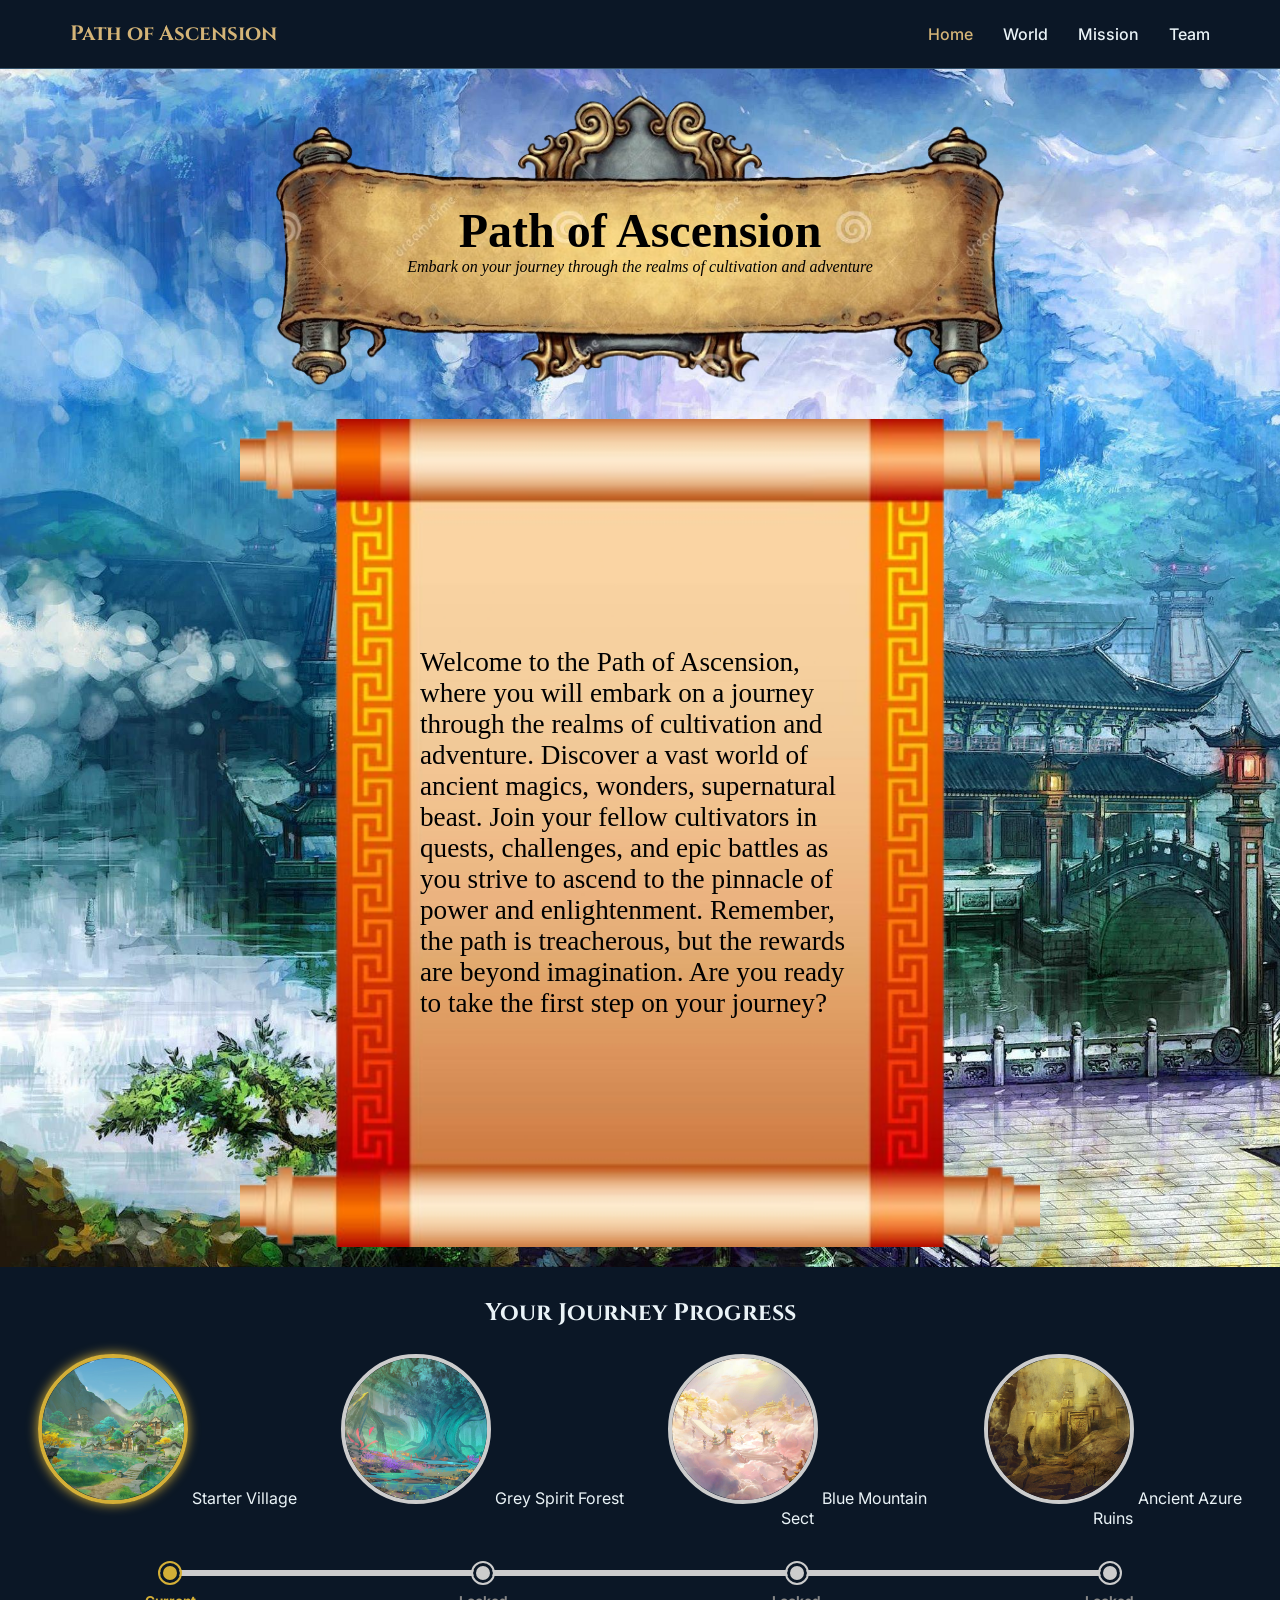
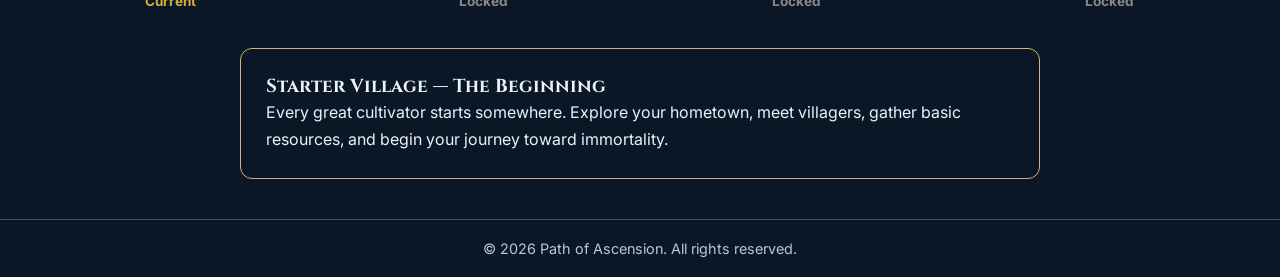
<file: index.html>
<!DOCTYPE html>
<html lang="en">
<head>
    <meta charset="UTF-8">
    <meta name="viewport" content="width=device-width, initial-scale=1.0">
    <meta name="description" content="A xianxia-themed Quest Explorer website">
    <link rel="icon" type="image/x-icon" href="images/favicon.png">
    <title>Path of Ascension</title>
    <link rel="stylesheet" href="css/styles.css">
    <link rel="stylesheet" href="css/home.css">
</head>

<body>
    
    <!-- Header with navigation -->
    <header class="site-header">
        <nav class="site-nav" aria-label="Main navigation">
            <a href="index.html" class="site-logo">
                Path of Ascension
            </a>

            <ul class="nav-links">
                <li><a href="index.html" aria-current="page">Home</a></li>
                <li><a href="world.html">World</a></li>
                <li><a href="mission.html">Mission</a></li>
                <li><a href="team.html">Team</a></li>
            </ul>
        </nav>
    </header>

    <main>
        <!-- Hero Section -->
        <div class="hero-section">
            <!-- Title Box with Scroll Banner -->
            <div class="title-box">
                <h1>Path of Ascension</h1>
                <p>Embark on your journey through the realms of cultivation and adventure</p>
            </div>

            <!-- Introduction about cultivation -->
            <div class="introduction">
                <img src="images/vertical-scroll.png" alt="Vertical Scroll">
                <p>
                    Welcome to the Path of Ascension, where you will embark on a journey through the realms of cultivation and adventure.
                    Discover a vast world of ancient magics, wonders, supernatural beast.
                    Join your fellow cultivators in quests, challenges, and epic battles as you strive to ascend to the pinnacle of power and enlightenment.
                    Remember, the path is treacherous, but the rewards are beyond imagination. Are you ready to take the first step on your journey?
                </p>
                
            </div>
        </div>

        <!-- Cultivation Journey -->
        <div class="cultivation-journey">
            <h2>Your Journey Progress</h2>

            <input type="radio" name="region" id="region1"
                class="region-trigger" checked>
            <input type="radio" name="region" id="region2"
                class="region-trigger">
            <input type="radio" name="region" id="region3"
                class="region-trigger">
            <input type="radio" name="region" id="region4"
                class="region-trigger">

            <div class="featured-regions">
                <label for="region1" class="region-label">
                    <img src="images/starting-village.jpeg" alt="Village">
                    <span>Starter Village</span>
                </label>

                <label for="region2" class="region-label">
                    <img src="images/spirit-forest.jpg" alt="Spirit Forest">
                    <span>Grey Spirit Forest</span>
                </label>

                <label for="region3" class="region-label">
                    <img src="images/sect.png" alt="Sect">
                    <span>Blue Mountain Sect</span>
                </label>

                <label for="region4" class="region-label">
                    <img src="images/ancient-ruin.jpg" alt="Ancient Ruin">
                    <span>Ancient Azure Ruins</span>
                </label>
            </div>

            <!-- Full-width progress bar -->
            <div class="journey-progress">
                <div class="progress-track"></div>
                <div class="progress-fill"></div>

                <div class="node node-1">
                    <span class="node-dot"></span>
                    <span class="node-status">Current</span>
                </div>

                <div class="node node-2">
                    <span class="node-dot"></span>
                    <span class="node-status">Locked</span>
                </div>

                <div class="node node-3">
                    <span class="node-dot"></span>
                    <span class="node-status">Locked</span>
                </div>

                <div class="node node-4">
                    <span class="node-dot"></span>
                    <span class="node-status">Locked</span>
                </div>
            </div>

        <!-- Region descriptions -->
        <div class="region-descriptions">
            <article class="description description-1">
                <h3>Starter Village — The Beginning</h3>
                <p>
                    Every great cultivator starts somewhere. Explore your
                    hometown, meet villagers, gather basic resources,
                    and begin your journey toward immortality.
                </p>
            </article>

            <article class="description description-2">
                <h3>Grey Spirit Forest — First Trial</h3>
                <p>
                    Enter a mysterious forest filled with spiritual herbs
                    and supernatural beasts. Gather rare resources and
                    test your cultivation abilities. Explore and you may encounter
                    the mysterious Grey Spirit.
                </p>
            </article>

            <article class="description description-3">
                <h3>Blue Mountain Sect — Path of Discipleship</h3>
                <p>
                    Join a cultivation sect, learn powerful techniques,
                    train with fellow disciples, and prove your worth
                    through challenging trials.
                </p>
            </article>

                <article class="description description-4">
                    <h3>Ancient Ruin — Secrets of the Past</h3>
                    <p>
                        Explore forgotten ruins, discover ancient techniques,
                        overcome dangerous guardians, and uncover the secrets
                        of legendary cultivators.
                    </p>
                </article>
            </div>
        </div>
    </main>
    
    <footer class="site-footer">
        <p>&copy; 2026 Path of Ascension. All rights reserved.</p>
    </footer>

</body>
</html>
</file>
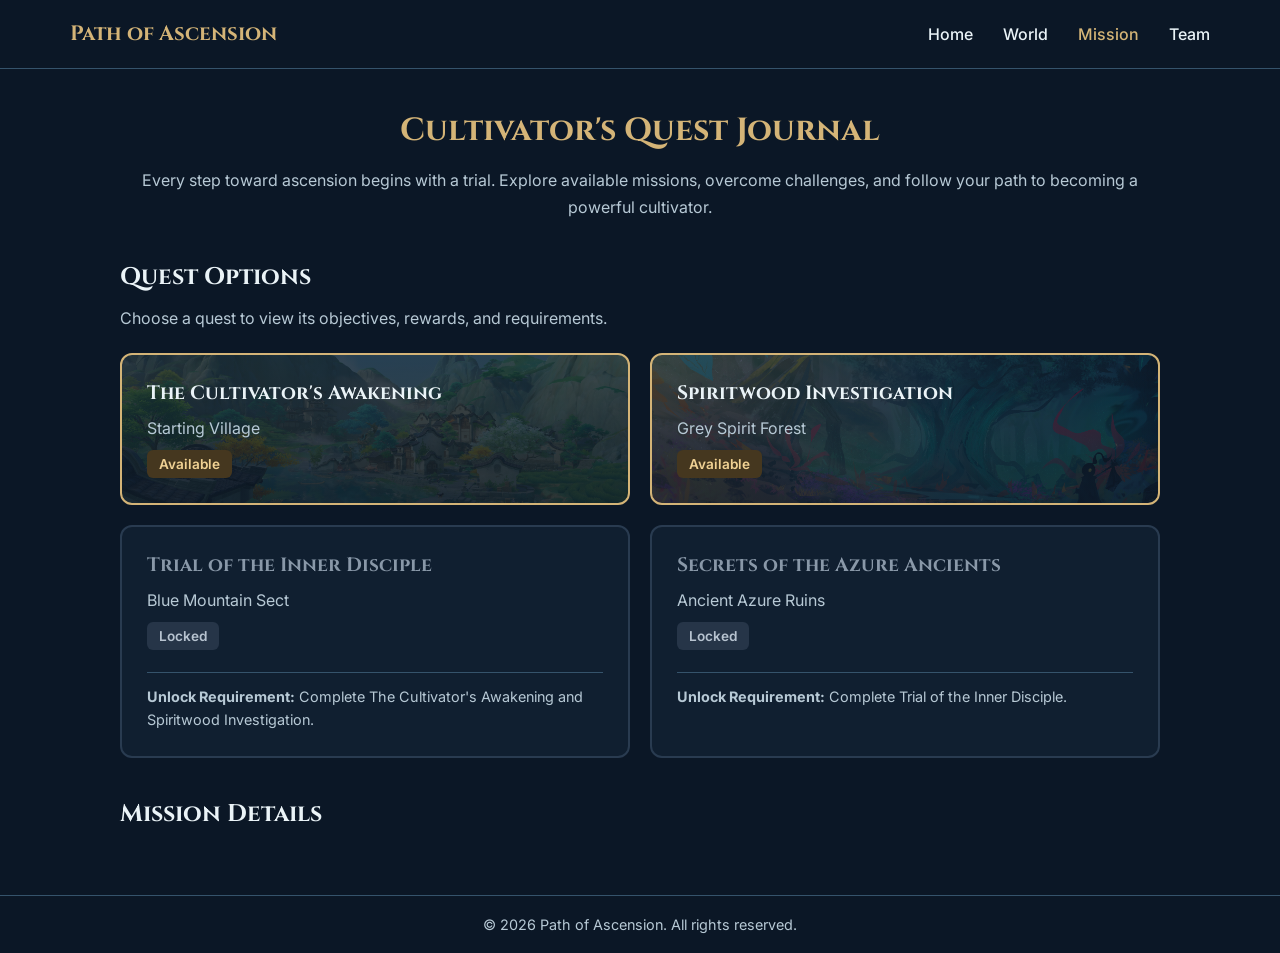
<file: mission.html>
<!DOCTYPE html>
<html lang="en">
<head>
    <meta charset="UTF-8">
    <meta name="viewport" content="width=device-width, initial-scale=1.0">

    <title>Quest Journal | Path of Ascension</title>

    <link rel="icon" type="image/x-icon" href="images/favicon.png">
    <link rel="stylesheet" href="css/styles.css">
    <link rel="stylesheet" href="css/mission.css">
</head>
<body>
    <header class="site-header">
        <nav class="site-nav" aria-label="Main navigation">
            <a href="index.html" class="site-logo">
                Path of Ascension
            </a>

            <ul class="nav-links">
                <li><a href="index.html">Home</a></li>
                <li><a href="world.html">World</a></li>
                <li><a href="mission.html" aria-current="page">Mission</a></li>
                <li><a href="team.html">Team</a></li>
            </ul>
        </nav>
    </header>

    <main class="quest-journal">

        <header class="journal-intro">
            <h1>Cultivator's Quest Journal</h1>

            <p>
                Every step toward ascension begins with a trial.
                Explore available missions, overcome challenges,
                and follow your path to becoming a powerful cultivator.
            </p>
        </header>


        <!-- Mission Selection -->
        <section class="mission-selection" aria-labelledby="mission-selection-title">
            <h2 id="mission-selection-title">Quest Options</h2>

            <p>
                Choose a quest to view its objectives, rewards,
                and requirements.
            </p>

            <div class="mission-grid">

                <!-- Starting Village Mission -->
                <a href="#cultivators-awakening" class="mission-card available awakening-bg">
                    <h3>The Cultivator's Awakening</h3>
                    <p>Starting Village</p>
                    
                    <div class="mission-status-group">
                        <span class="mission-status status-available">Available</span>
                        <span class="mission-status status-progress">In Progress</span>
                        <span class="mission-status status-completed">Completed</span>
                    </div>
                </a>

                <!-- Grey Spirit Forest Mission -->
                <a href="#spiritwood-investigation" class="mission-card available spiritwood-bg">
                    <h3>Spiritwood Investigation</h3>
                    <p>Grey Spirit Forest</p>
                    
                    <div class="mission-status-group">
                        <span class="mission-status status-available">Available</span>
                        <span class="mission-status status-progress">In Progress</span>
                        <span class="mission-status status-completed">Completed</span>
                    </div>
                </a>

                <!-- Blue Mountain Sect Mission -->
                <div class="mission-card locked">
                    <h3>Trial of the Inner Disciple</h3>
                    <p>Blue Mountain Sect</p>
                    <span class="mission-status">Locked</span>

                    <p class="unlock-requirement">
                        <strong>Unlock Requirement:</strong> Complete The Cultivator's Awakening
                        and Spiritwood Investigation.
                    </p>
                </div>
                

                <!-- Ancient Azure Ruins Mission -->
                <div class="mission-card locked">
                    <h3>Secrets of the Azure Ancients</h3>
                    <p>Ancient Azure Ruins</p>
                    <span class="mission-status">Locked</span>

                    <p class="unlock-requirement">
                        <strong>Unlock Requirement:</strong> Complete Trial of the Inner Disciple.
                    </p>
                </div>

            </div>
        </section>



        <!-- Mission Details -->
        <section class="mission-details" aria-labelledby="mission-details-title">
            <h2 id="mission-details-title">Mission Details</h2>

            <!-- Starting Village Mission -->
            <article id="cultivators-awakening" class="mission-detail">
                <div class="mission-detail-header">
                    <h3>The Cultivator's Awakening</h3>

                    <div class="mission-status-group">
                        <span class="mission-status status-available">Available</span>
                        <span class="mission-status status-progress">In Progress</span>
                        <span class="mission-status status-completed">Completed</span>
                    </div>
                </div>

                <p class="mission-location">
                    Starting Village | Difficulty: Easy
                </p>

                <div class="mission-overview">
                    <h4>Mission Overview</h4>
                    <p>
                        Every great cultivator begins with their first step.
                        Explore the Starting Village, learn the fundamentals
                        of cultivation, and prepare for the challenges ahead.
                    </p>
                </div>

                <div class="mission-objectives">
                    <h4>Objectives</h4>
                    <ul>
                        <li>Speak with the village elder.</li>
                        <li>Learn the basics of spiritual energy.</li>
                        <li>Complete your first cultivation training.</li>
                    </ul>
                </div>

                <div class="mission-rewards">
                    <h4>Rewards</h4>
                    <ul>
                        <li>100 Experience Points</li>
                        <li>10 Spirit Stones</li>
                        <li>Beginner Cultivation Manual</li>
                    </ul>
                </div>


                <!-- Mission Progress Controls -->
                <div class="mission-actions">

                    <input
                        type="checkbox"
                        id="awakening-accepted"
                        class="mission-checkbox"
                    >

                    <input
                        type="checkbox"
                        id="awakening-completed"
                        class="mission-checkbox"
                    >

                    <div class="mission-action-controls">

                        <label for="awakening-accepted" class="action-button take-button">
                            Take Mission
                        </label>

                        <label for="awakening-completed" class="action-button complete-button">
                            Complete Mission
                        </label>

                        <p class="mission-complete-message">
                            Mission Completed!
                        </p>

                    </div>
                </div>

            </article>


            <!-- Grey Spirit Forest Mission -->
            <article id="spiritwood-investigation" class="mission-detail">

                <div class="mission-detail-header">
                    <h3>Spiritwood Investigation</h3>
                    
                    <div class="mission-status-group">
                        <span class="mission-status status-available">Available</span>
                        <span class="mission-status status-progress">In Progress</span>
                        <span class="mission-status status-completed">Completed</span>
                    </div>
                </div>

                <p class="mission-location">
                    Grey Spirit Forest | Difficulty: Moderate
                </p>

                <div class="mission-overview">
                    <h4>Mission Overview</h4>
                    <p>
                        Strange spiritual disturbances have been reported
                        throughout the Grey Spirit Forest. Investigate the
                        source of these disturbances, gather spiritual herbs,
                        and overcome the supernatural beasts lurking within.
                    </p>
                </div>

                <div class="mission-objectives">
                    <h4>Objectives</h4>
                    <ul>
                        <li>Enter the Grey Spirit Forest.</li>
                        <li>Gather three spiritual herbs.</li>
                        <li>Defeat the forest's spirit beasts.</li>
                        <li>Investigate the mysterious spiritual disturbance.</li>
                    </ul>
                </div>

                <div class="mission-rewards">
                    <h4>Rewards</h4>
                    <ul>
                        <li>500 Experience Points</li>
                        <li>25 Spirit Stones</li>
                        <li>Spirit Beast Core</li>
                    </ul>
                </div>


                <!-- Mission Progress Controls -->
                <div class="mission-actions">

                    <input type="checkbox"
                        id="spiritwood-accepted"
                        class="mission-checkbox">

                    <input type="checkbox"
                        id="spiritwood-completed"
                        class="mission-checkbox">

                    <div class="mission-action-controls">

                        <label for="spiritwood-accepted" class="action-button take-button">
                            Take Mission
                        </label>

                        <label for="spiritwood-completed" class="action-button complete-button">
                            Complete Mission
                        </label>

                        <p class="mission-complete-message">
                            Mission Completed!
                        </p>

                    </div>
                </div>


            </article>

        </section>

    </main>
 
    <footer class="site-footer">
        <p>&copy; 2026 Path of Ascension. All rights reserved.</p>
    </footer>


</body>
</html>
</file>
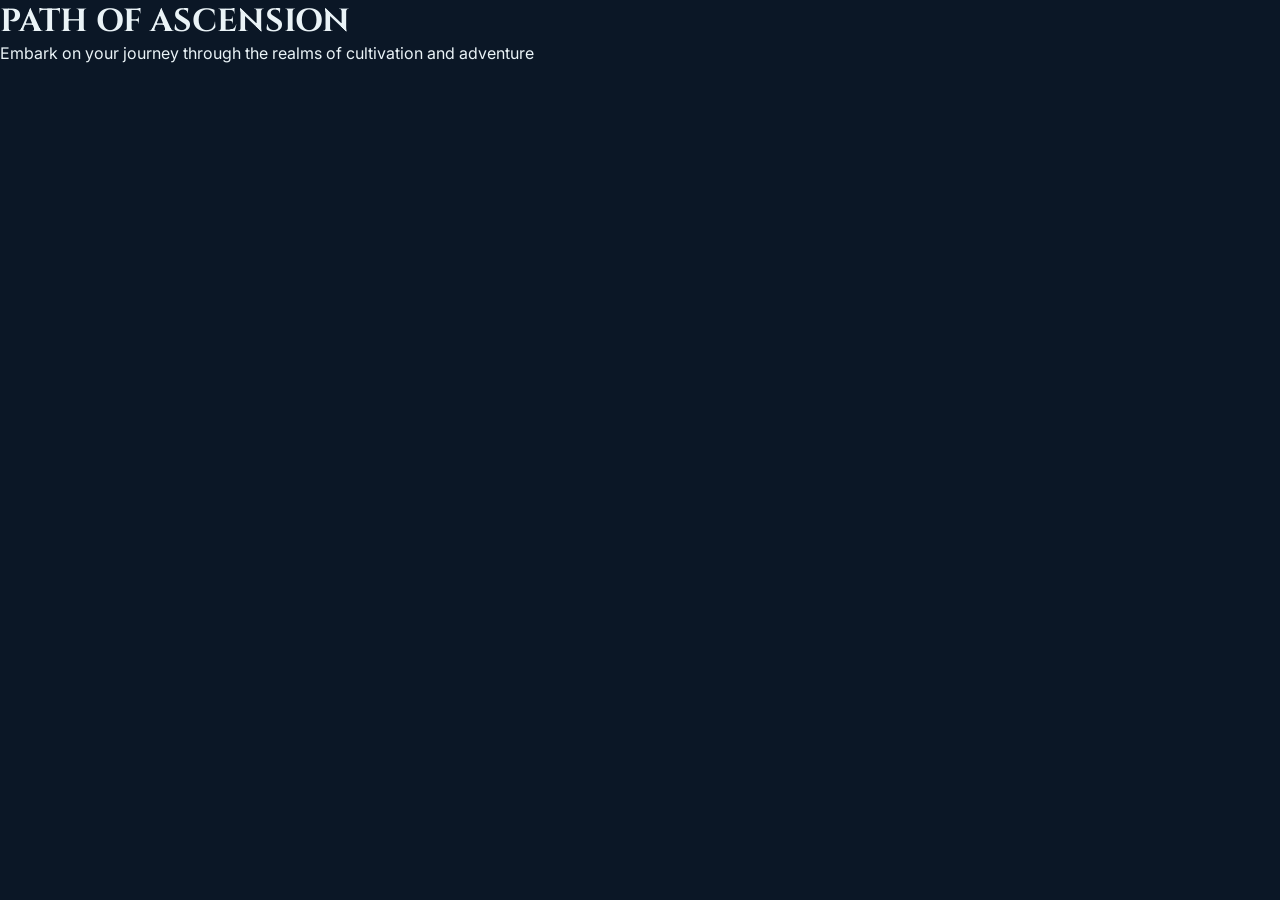
<file: myindex.html>
<!DOCTYPE html>
<html lang="en">
<head>
    <meta charset="UTF-8">
    <meta name="viewport" content="width=device-width, initial-scale=1.0">
    <meta name="description" content="A xianxia-themed Quest Explorer website">
    <link rel="icon" type="image/x-icon" href="images/favicon.png">
    <title>Path of Ascension</title>
    <link rel="stylesheet" href="css/styles.css">
</head>
<body>

    <header class="header-box">
        <h1>PATH OF ASCENSION</h1>
        <p>Embark on your journey through the realms of cultivation and adventure</p>
    </header>


</body>
</html>
</file>
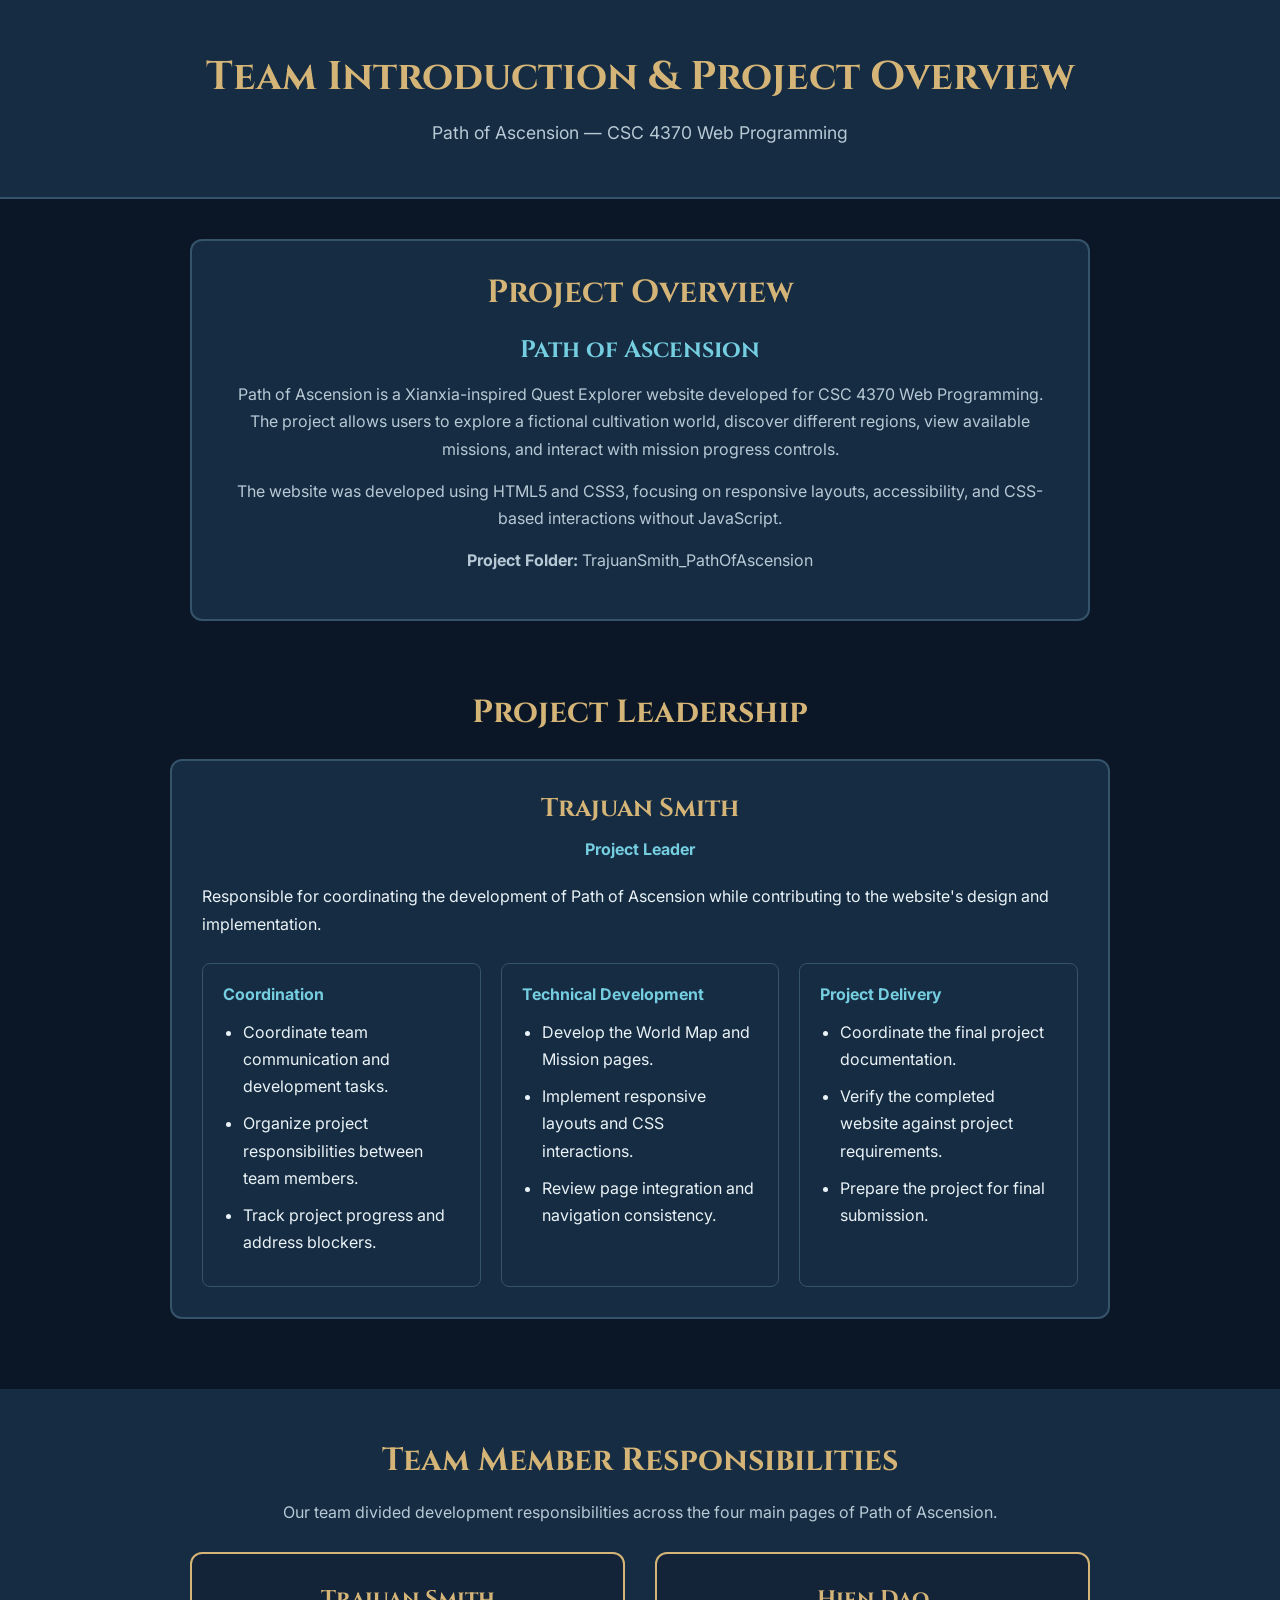
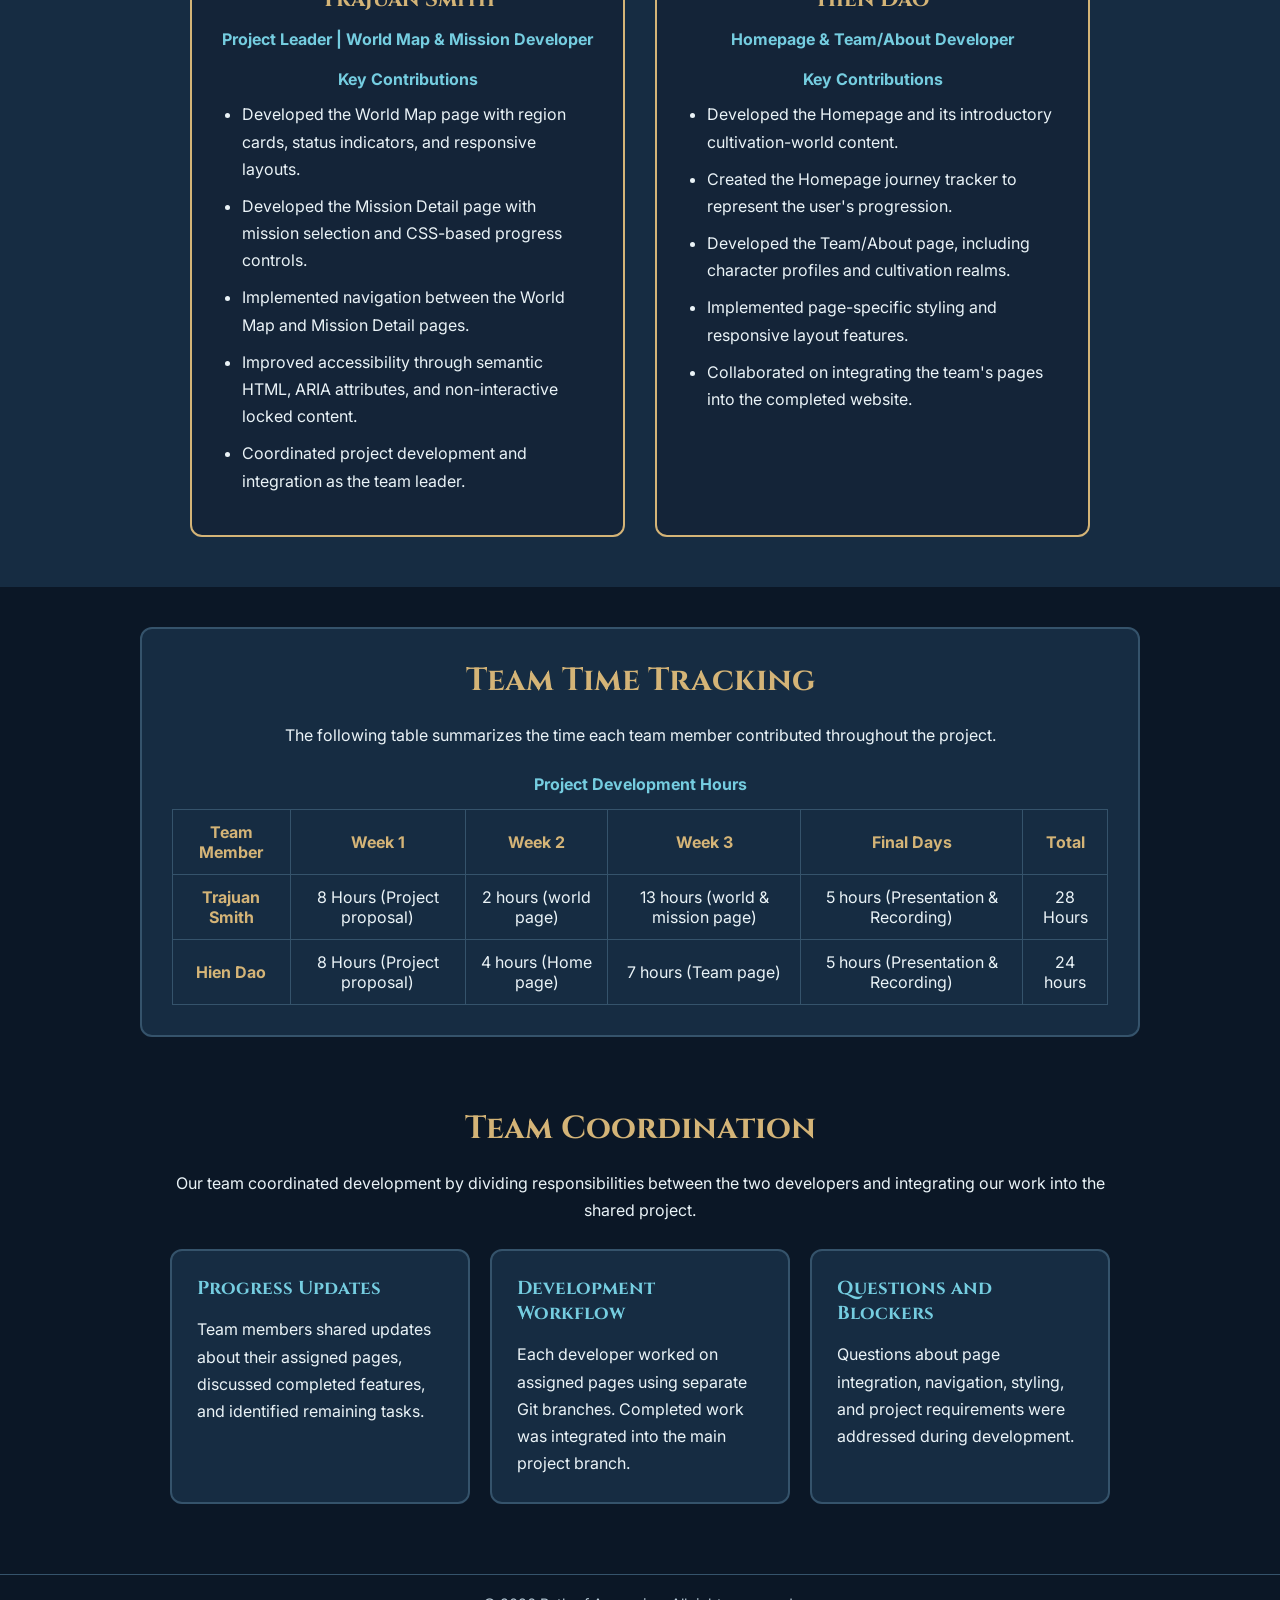
<file: team-introduction.html>
<!DOCTYPE html>
<html lang="en">
<head>
    <meta charset="UTF-8">
    <meta name="viewport" content="width=device-width, initial-scale=1.0">

    <meta name="description"
          content="Path of Ascension project team introduction">

    <title>Team Introduction | Path of Ascension</title>

    <link rel="stylesheet" href="css/styles.css">
    <link rel="stylesheet" href="css/team-introduction.css">
</head>

<body>

    <main class="team-documentation">

        <header class="documentation-header">
            <h1>Team Introduction & Project Overview</h1>
            <p>Path of Ascension — CSC 4370 Web Programming</p>
        </header>

        <!-- Project Overview -->
        <section class="project-overview"
                aria-labelledby="project-overview-title">

            <h2 id="project-overview-title">
                Project Overview
            </h2>

            <h3>Path of Ascension</h3>

            <p>
                Path of Ascension is a Xianxia-inspired Quest Explorer
                website developed for CSC 4370 Web Programming.
                The project allows users to explore a fictional
                cultivation world, discover different regions,
                view available missions, and interact with
                mission progress controls.
            </p>

            <p>
                The website was developed using HTML5 and CSS3,
                focusing on responsive layouts, accessibility,
                and CSS-based interactions without JavaScript.
            </p>

            <p>
                <strong>Project Folder:</strong>
                TrajuanSmith_PathOfAscension
            </p>

        </section>

        <!-- Project Leadership -->
        <section class="project-leadership"
                aria-labelledby="leadership-title">

            <h2 id="leadership-title">Project Leadership</h2>

            <div class="leader-card">
                <h3>Trajuan Smith</h3>
                <p class="leader-role">Project Leader</p>

                <p>
                    Responsible for coordinating the development of
                    Path of Ascension while contributing to the
                    website's design and implementation.
                </p>

                <div class="leader-responsibilities">

                    <div class="responsibility-group">
                        <h4>Coordination</h4>
                        <ul>
                            <li>Coordinate team communication and development tasks.</li>
                            <li>Organize project responsibilities between team members.</li>
                            <li>Track project progress and address blockers.</li>
                        </ul>
                    </div>

                    <div class="responsibility-group">
                        <h4>Technical Development</h4>
                        <ul>
                            <li>Develop the World Map and Mission pages.</li>
                            <li>Implement responsive layouts and CSS interactions.</li>
                            <li>Review page integration and navigation consistency.</li>
                        </ul>
                    </div>

                    <div class="responsibility-group">
                        <h4>Project Delivery</h4>
                        <ul>
                            <li>Coordinate the final project documentation.</li>
                            <li>Verify the completed website against project requirements.</li>
                            <li>Prepare the project for final submission.</li>
                        </ul>
                    </div>

                </div>
            </div>
        </section>

        <!-- Team Member Responsibilities -->
        <section class="developers" aria-labelledby="developers-title">
            <h2 id="developers-title">Team Member Responsibilities</h2>

            <p class="developers-intro">
                Our team divided development responsibilities across
                the four main pages of Path of Ascension.
            </p>

            <div class="developer-grid">

                <!-- Trajuan -->
                <article class="developer-card">
                    <h3>Trajuan Smith</h3>
                    <p class="developer-role">
                        Project Leader | World Map & Mission Developer
                    </p>

                    <h4>Key Contributions</h4>

                    <ul class="developer-contributions">
                        <li>Developed the World Map page with region cards, status indicators, and responsive layouts.</li>
                        <li>Developed the Mission Detail page with mission selection and CSS-based progress controls.</li>
                        <li>Implemented navigation between the World Map and Mission Detail pages.</li>
                        <li>Improved accessibility through semantic HTML, ARIA attributes, and non-interactive locked content.</li>
                        <li>Coordinated project development and integration as the team leader.</li>
                    </ul>
                </article>

                <!-- Hien -->
                <article class="developer-card">
                    <h3>Hien Dao</h3>
                    <p class="developer-role">
                        Homepage & Team/About Developer
                    </p>

                    <h4>Key Contributions</h4>

                    <ul class="developer-contributions">
                        <li>Developed the Homepage and its introductory cultivation-world content.</li>
                        <li>Created the Homepage journey tracker to represent the user's progression.</li>
                        <li>Developed the Team/About page, including character profiles and cultivation realms.</li>
                        <li>Implemented page-specific styling and responsive layout features.</li>
                        <li>Collaborated on integrating the team's pages into the completed website.</li>
                    </ul>
                </article>

            </div>
        </section>

        <!-- Team Time Tracking -->
        <section class="team-hours" aria-labelledby="team-hours-title">

            <h2 id="team-hours-title">Team Time Tracking</h2>

            <p>
                The following table summarizes the time each team
                member contributed throughout the project.
            </p>

            <div class="hours-table-wrapper">
                <table>
                    <caption>Project Development Hours</caption>

                    <thead>
                        <tr>
                            <th scope="col">Team Member</th>
                            <th scope="col">Week 1</th>
                            <th scope="col">Week 2</th>
                            <th scope="col">Week 3</th>
                            <th scope="col">Final Days</th>
                            <th scope="col">Total</th>
                        </tr>
                    </thead>

                    <tbody>
                        <tr>
                            <th scope="row">Trajuan Smith</th>
                            <td>8 Hours (Project proposal)</td>
                            <td>2 hours (world page)</td>
                            <td>13 hours (world & mission page)</td>
                            <td>5 hours (Presentation & Recording)</td>
                            <td>28 Hours</td>
                        </tr>

                        <tr>
                            <th scope="row">Hien Dao</th>
                            <td>8 Hours (Project proposal)</td>
                            <td>4 hours (Home page)</td>
                            <td>7 hours (Team page)</td>
                            <td>5 hours (Presentation & Recording)</td>
                            <td>24 hours</td>
                        </tr>
                    </tbody>
                </table>
            </div>

        </section>

        <!-- Team Coordination -->
        <section class="team-coordination"
                aria-labelledby="coordination-title">

            <h2 id="coordination-title">Team Coordination</h2>

            <p>
                Our team coordinated development by dividing
                responsibilities between the two developers
                and integrating our work into the shared project.
            </p>

            <div class="coordination-grid">

                <article class="coordination-card">
                    <h3>Progress Updates</h3>

                    <p>
                        Team members shared updates about their
                        assigned pages, discussed completed features,
                        and identified remaining tasks.
                    </p>
                </article>

                <article class="coordination-card">
                    <h3>Development Workflow</h3>

                    <p>
                        Each developer worked on assigned pages
                        using separate Git branches. Completed work
                        was integrated into the main project branch.
                    </p>
                </article>

                <article class="coordination-card">
                    <h3>Questions and Blockers</h3>

                    <p>
                        Questions about page integration, navigation,
                        styling, and project requirements were
                        addressed during development.
                    </p>
                </article>

            </div>
        </section>

    </main>

    <footer class="site-footer">
        <p>&copy; 2026 Path of Ascension. All rights reserved.</p>
    </footer>

</body>
</html>
</file>
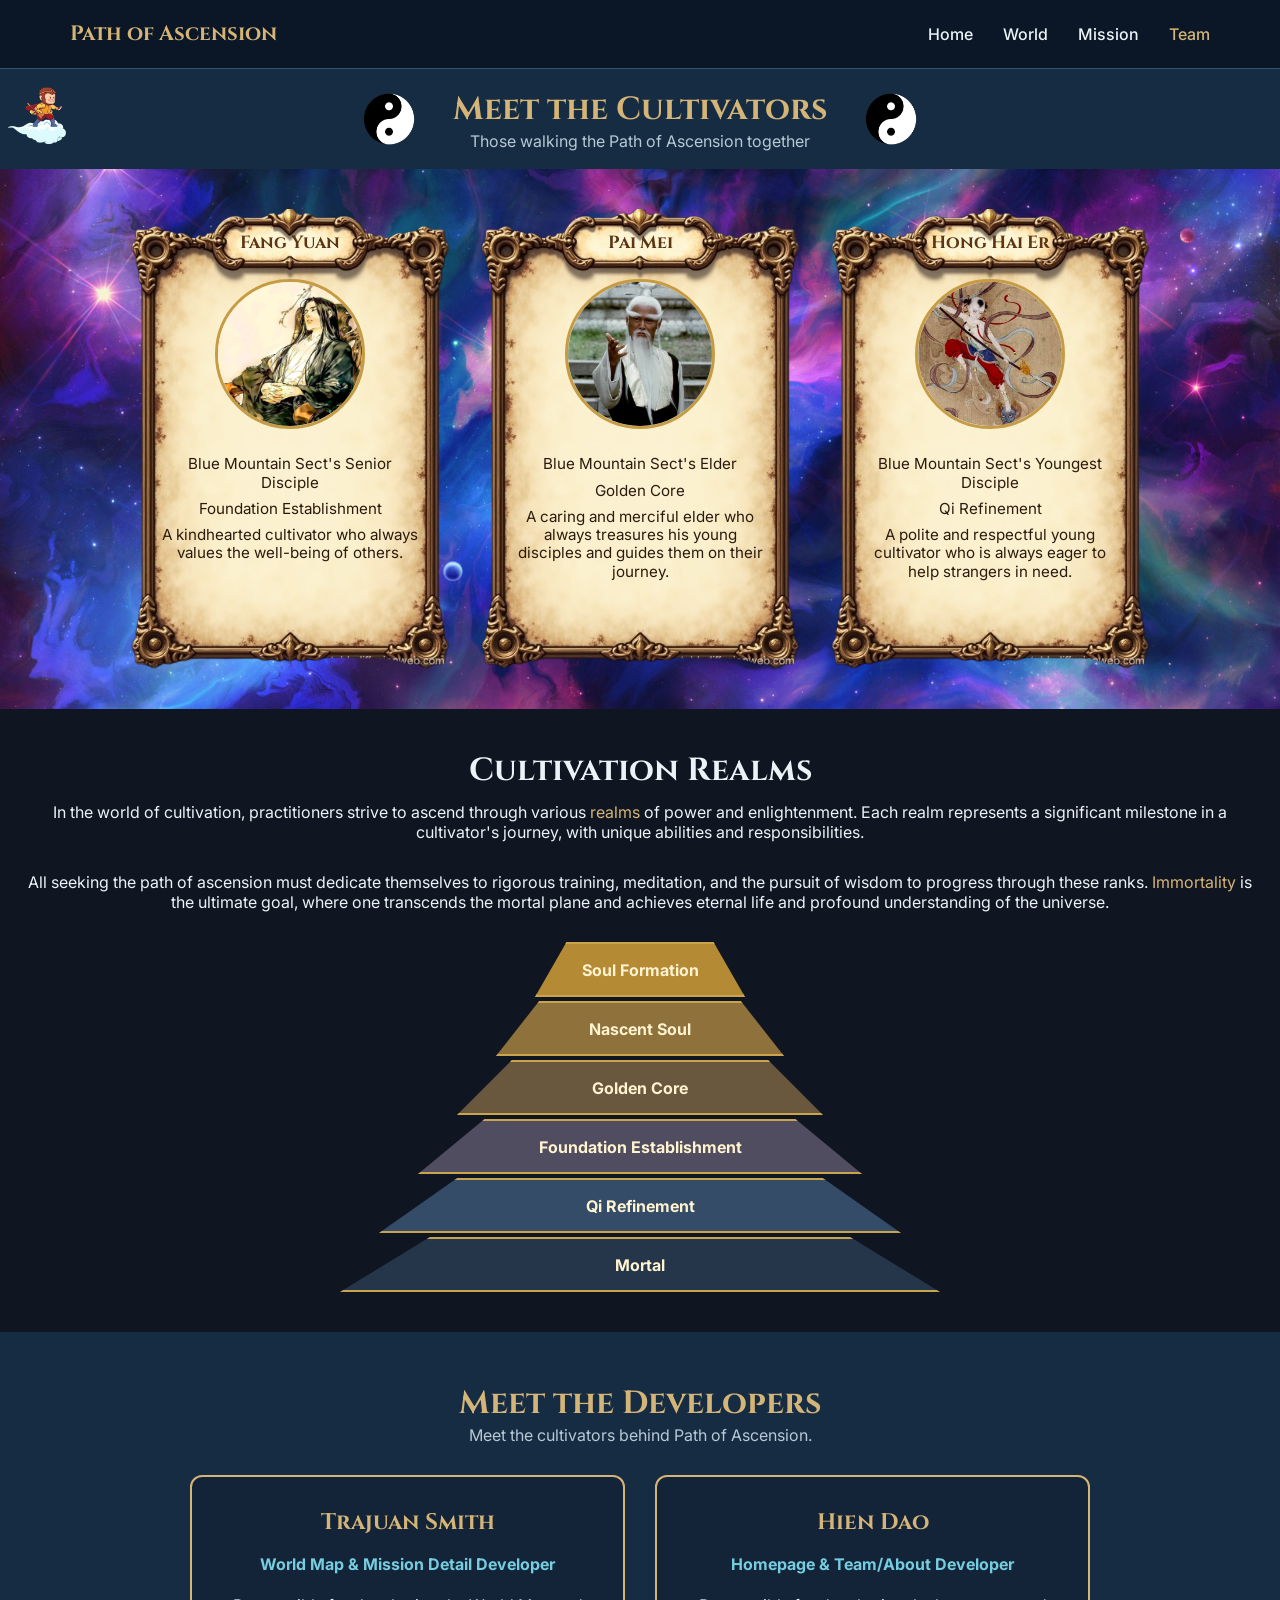
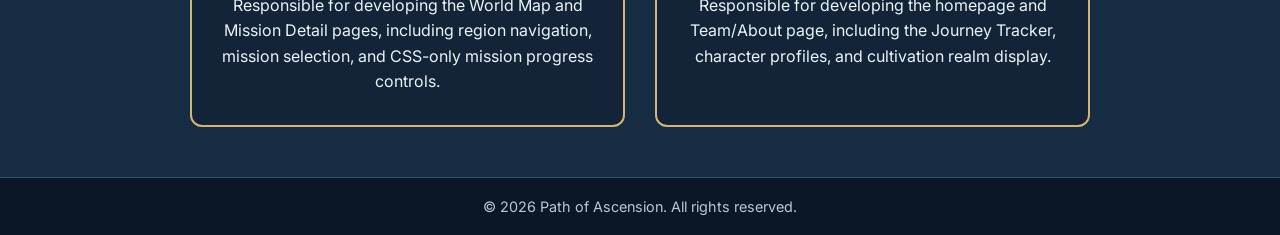
<file: team.html>
<!DOCTYPE html>
<html lang="en">
<head>
    <meta charset="UTF-8">
    <meta name="viewport" content="width=device-width, initial-scale=1.0">
    <meta name="description" content="A xianxia-themed Quest Explorer website">
    <title>Path of Ascension</title>
    <link rel="icon" type="image/x-icon" href="images/favicon.png">
    <link rel="stylesheet" href="css/styles.css">
    <link rel="stylesheet" href="css/team.css">
</head>

<body>

    <!-- Header with navigation -->
    <header class="site-header">
        <nav class="site-nav" aria-label="Main navigation">
            <a href="index.html" class="site-logo">
                Path of Ascension
            </a>

            <ul class="nav-links">
                <li><a href="index.html">Home</a></li>
                <li><a href="world.html" >World</a></li>
                <li><a href="mission.html">Mission</a></li>
                <li><a href="team.html" aria-current="page">Team</a></li>
            </ul>
        </nav>
    </header>
 
    <main>

        <!-- Title box with yin-yang symbols animation -->
        <div class="title-box">
            <img src="images/yin-yang.png" alt="" class="yin-yang yin-yang-1">

            <div>
                <h1>Meet the Cultivators</h1>
                <p>Those walking the Path of Ascension together</p>
            </div>

            <img src="images/yin-yang.png" alt="" class="yin-yang yin-yang-2">

            <img src="images/wukong.png" alt="" class="wukong">
        </div>

    
        <!-- Characters section -->
        <section class="characters" aria-labelledby="characters-title">
            <h2 id="characters-title" class="visually-hidden">
                Cultivator Profiles
            </h2>

            <div class="character-info">
                <h3>Fang Yuan</h3>
                <img src="images/fang-yuan.jpg" alt="Portrait of Fang Yuan" class="character-image">
                <p>Blue Mountain Sect's Senior Disciple</p>
                <p>Foundation Establishment</p>
                <p>
                    A kindhearted cultivator who always values the well-being of others.
                </p>

            </div>

            <div class="character-info">
                <h3>Pai Mei</h3>
                <img src="images/pai-mei.jpg" alt="Portrait of Pai Mei" class="character-image">
                <p>Blue Mountain Sect's Elder</p>
                <p> Golden Core</p>
                <p>
                    A caring and merciful elder who always treasures his young disciples and guides them on their journey.
                </p>
            </div>

            <div class="character-info">
                <h3>Hong Hai Er</h3>
                <img src="images/hong-hai-er.jpg" alt="Portrait of Hong Hai Er" class="character-image">
                <p>Blue Mountain Sect's Youngest Disciple</p>
                <p>Qi Refinement</p>
                <p>
                    A polite and respectful young cultivator who is always eager to help strangers in need.
                </p>
            </div>
        </section>

        <!-- Cultivation ranks -->
        <section class="cultivation-rank">
            <h2>Cultivation Realms</h2>
            <p>
                In the world of cultivation, practitioners strive to ascend through various <span class="highlight">realms</span> of power and enlightenment.
                Each realm represents a significant milestone in a cultivator's journey, with unique abilities and responsibilities.
            </p>
            <p>
                All seeking the path of ascension must dedicate themselves to rigorous training, meditation, and the pursuit of wisdom to progress through these ranks.
                <span class="highlight">Immortality</span> is the ultimate goal, where one transcends the mortal plane and achieves eternal life and profound understanding of the universe.
            </p>

            <div class="cultivation-pyramid">
                <div class="rank rank-6">
                    <span>Soul Formation</span>
                </div>

                <div class="rank rank-5">
                    <span>Nascent Soul</span>
                </div>

                <div class="rank rank-4">
                    <span>Golden Core</span>
                </div>

                <div class="rank rank-3">
                    <span>Foundation Establishment</span>
                </div>

                <div class="rank rank-2">
                    <span>Qi Refinement</span>
                </div>

                <div class="rank rank-1">
                    <span>Mortal</span>
                </div>
            </div>
        </section>



        <!-- Developer Profiles -->
        <section class="developers" aria-labelledby="developers-title">
            <h2 id="developers-title">Meet the Developers</h2>

            <p class="developers-intro">
                Meet the cultivators behind Path of Ascension.
            </p>

            <div class="developer-grid">

                <!-- Trajuan -->
                <article class="developer-card">
                    <h3>Trajuan Smith</h3>
                    <p class="developer-role">
                        World Map & Mission Detail Developer
                    </p>

                    <p>
                        Responsible for developing the World Map and Mission
                        Detail pages, including region navigation, mission
                        selection, and CSS-only mission progress controls.
                    </p>
                </article>

                <!-- Hien -->
                <article class="developer-card">
                    <h3>Hien Dao</h3>
                    <p class="developer-role">
                        Homepage & Team/About Developer
                    </p>

                    <p>
                        Responsible for developing the homepage and Team/About
                        page, including the Journey Tracker, character profiles,
                        and cultivation realm display.
                    </p>
                </article>

            </div>
        </section>


    </main>

    <footer class="site-footer">
        <p>&copy; 2026 Path of Ascension. All rights reserved.</p>
    </footer>

</body>
</html>
</file>
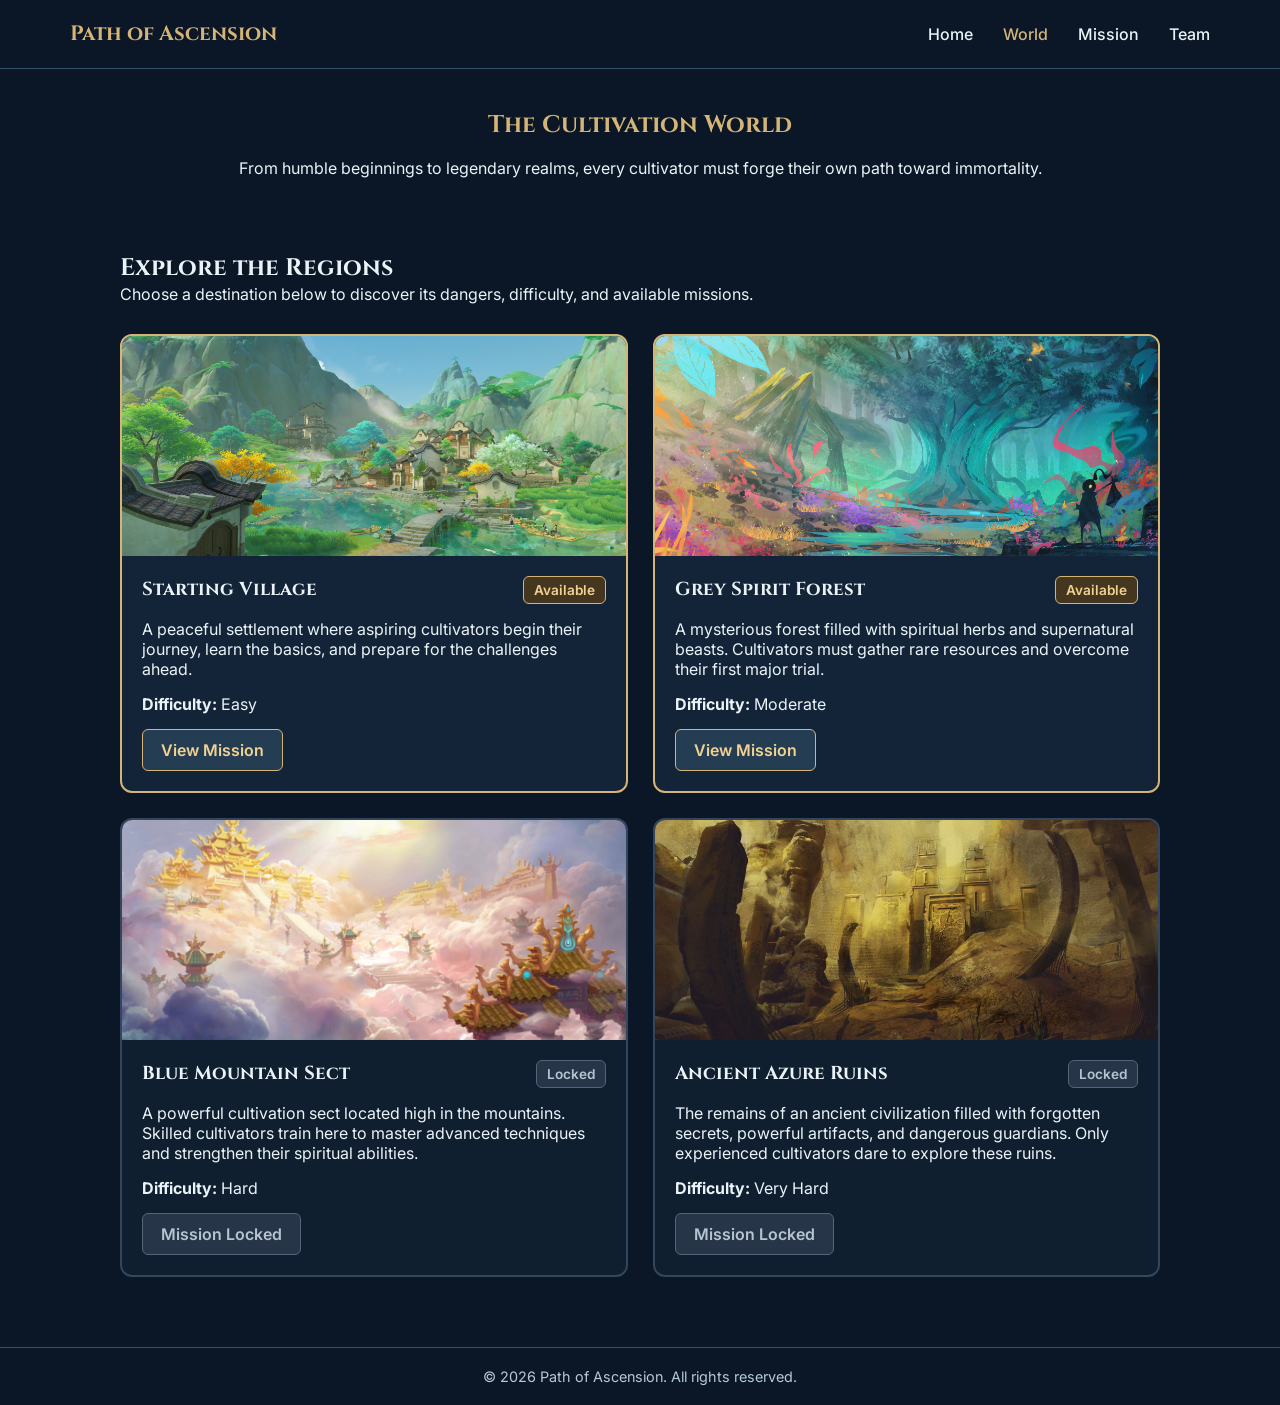
<file: world.html>
<!DOCTYPE html>
<html lang="en">
<head>
    <meta charset="UTF-8">
    <meta name="viewport" content="width=device-width, initial-scale=1.0">

    <title>World Map | Path of Ascension</title>

    <link rel="icon" type="image/x-icon" href="images/favicon.png">
    <link rel="stylesheet" href="css/styles.css">
    <link rel="stylesheet" href="css/world.css">
</head>
<body>
    <header class="site-header">
        <nav class="site-nav" aria-label="Main navigation">
            <a href="index.html" class="site-logo">
                Path of Ascension
            </a>

            <ul class="nav-links">             
                <li><a href="index.html">Home</a></li>
                <li><a href="world.html" aria-current="page">World</a></li>
                <li><a href="mission.html">Mission</a></li>
                <li><a href="team.html">Team</a></li>
            </ul>
        </nav>
    </header>

    <main>
        <section class="world-intro" aria-labelledby="world-title">
            <h1 id="world-title">The Cultivation World</h1>

            <p>
                From humble beginnings to legendary realms, every cultivator
                must forge their own path toward immortality.
            </p>
        </section>

        


        <section class="world-regions" aria-labelledby="regions-title">
            <h2 id="regions-title">Explore the Regions</h2>

            <p>
                Choose a destination below to discover its dangers, difficulty,
                and available missions.
            </p>

            <div class="region-grid">
                
                <article class="region-card available">
                    <img
                        src="images/starting-village.jpeg"
                        alt="A peaceful cultivation village surrounded by mountains"
                        class="region-image"
                    >

                    <div class="region-content">
                        <div class="region-heading">
                            <h3>Starting Village</h3>
                            <span class="region-status">Available</span>
                        </div>

                        <p class="region-description">
                            A peaceful settlement where aspiring cultivators
                            begin their journey, learn the basics, and prepare
                            for the challenges ahead.
                        </p>

                        <p class="region-difficulty">
                            <strong>Difficulty:</strong> Easy
                        </p>

                        <a href="mission.html#cultivators-awakening" class="region-link">
                            View Mission
                        </a>
                    </div>
                </article>


                <article class="region-card available">
                    <img
                        src="images/spirit-forest.jpg"
                        alt="A mystical forest filled with ancient trees and spiritual energy"
                        class="region-image"
                    >

                    <div class="region-content">
                        <div class="region-heading">
                            <h3>Grey Spirit Forest</h3>
                            <span class="region-status">Available</span>
                        </div>

                        <p class="region-description">
                            A mysterious forest filled with spiritual herbs
                            and supernatural beasts. Cultivators must gather
                            rare resources and overcome their first major trial.
                        </p>

                        <p class="region-difficulty">
                            <strong>Difficulty:</strong> Moderate
                        </p>

                        <a href="mission.html#spiritwood-investigation" class="region-link">
                            View Mission
                        </a>
                    </div>
                </article>


                <article class="region-card locked">
                    <img
                        src="images/sect.png"
                        alt="An ancient cultivation sect situated among towering mountains"
                        class="region-image"
                    >

                    <div class="region-content">
                        <div class="region-heading">
                            <h3>Blue Mountain Sect</h3>
                            <span class="region-status">Locked</span>
                        </div>

                        <p class="region-description">
                            A powerful cultivation sect located high in
                            the mountains. Skilled cultivators train here
                            to master advanced techniques and strengthen
                            their spiritual abilities.
                        </p>

                        <p class="region-difficulty">
                            <strong>Difficulty:</strong> Hard
                        </p>

                        <span class="region-link-disabled">
                            Mission Locked
                        </span>
                    </div>
                </article>

                <article class="region-card locked">
                    <img
                        src="images/ancient-ruin.jpg"
                        alt="Ancient ruins surrounded by mysterious spiritual energy"
                        class="region-image"
                    >

                    <div class="region-content">
                        <div class="region-heading">
                            <h3>Ancient Azure Ruins</h3>
                            <span class="region-status">Locked</span>
                        </div>

                        <p class="region-description">
                            The remains of an ancient civilization filled
                            with forgotten secrets, powerful artifacts,
                            and dangerous guardians. Only experienced
                            cultivators dare to explore these ruins.
                        </p>

                        <p class="region-difficulty">
                            <strong>Difficulty:</strong> Very Hard
                        </p>

                        <span class="region-link-disabled">
                            Mission Locked
                        </span>
                    </div>
                </article>



            </div>
        </section>



    </main>
 
    <footer class="site-footer">
        <p>&copy; 2026 Path of Ascension. All rights reserved.</p>
    </footer>


</body>
</html>
</file>
<file: css/styles.css>
@import url('https://fonts.googleapis.com/css2?family=Cinzel:wght@400;600;700&family=Inter:wght@400;500;600&display=swap');
/* General */
* {
    margin: 0;
    padding: 0;
    box-sizing: border-box;
}

:root {
    /* Backgrounds */
    --bg-primary: #0B1726;
    --bg-panel: #162C42;

    /* Accent colors */
    --accent-cyan: #75CDE0;
    --accent-gold: #D4B477;

    /* Text */
    --text-primary: #EAF3F7;
    --text-secondary: #B7C9D5;

    /* Borders */
    --border-color: #35536B;
}

html {
    scroll-behavior: smooth;
}



body {
    margin: 0;
    font-family: 'Inter', sans-serif;
    background-color: var(--bg-primary);
    color: var(--text-primary);
}

h1, h2, h3, .site-logo {
    font-family: 'Cinzel', serif;
}

.site-header {
    background: rgba(11, 23, 38, 0.92);
    border-bottom: 1px solid var(--border-color);
}

.site-nav {
    max-width: 1200px;
    margin: 0 auto;
    padding: 20px 30px;

    display: flex;
    justify-content: space-between;
    align-items: center;
    gap: 24px;
}

.site-logo {
    color: var(--accent-gold);
    font-size: 1.3rem;
    font-weight: 700;
    text-decoration: none;
}

.nav-links {
    display: flex;
    align-items: center;
    gap: 30px;

    list-style: none;
    margin: 0;
    padding: 0;
}

.nav-links a {
    color: var(--text-primary);
    text-decoration: none;
    font-weight: 500;

    transition: color 0.3s ease;
}

.nav-links a:hover,
.nav-links a:focus-visible {
    color: var(--accent-cyan);
}

.nav-links a[aria-current="page"] {
    color: var(--accent-gold);
}

.nav-links a:focus-visible,
.site-logo:focus-visible {
    outline: 2px solid var(--accent-cyan);
    outline-offset: 5px;
}

/* Shared Website Footer */
.site-footer {
    text-align: center;
    padding: 20px;

    background-color: var(--bg-primary);
    color: var(--text-secondary);

    border-top: 1px solid var(--border-color);
    font-size: 0.9rem;
}

/* Responsive Design */

@media (max-width: 768px) {
    .site-nav {
        flex-direction: column;
        text-align: center;
        padding: 16px;
    }

    .nav-links {
        justify-content: center;
        flex-wrap: wrap;
        gap: 15px 20px;
    }

    .site-logo {
        font-size: 1.1rem;
    }
}

@media (prefers-reduced-motion: reduce) {
    .nav-links a {
        transition: none;
    }
    
    html {
        scroll-behavior: auto;
    }
}
</file>
<file: css/home.css>
/* main container with flexbox layout */
main {
    display: flex;
    flex-direction: column;
}

/* Body with background image and flexbox layout */
.hero-section {
    display: flex;
    flex-direction: column;
    justify-content: center;
    gap: 30px;
    padding: 20px;

    background-image: url('../images/wuxia-background.jpg');
    background-size: cover;
    background-repeat: no-repeat;
}

/* Title box with centered text and background image */
.title-box {
    text-align: center;
    color: black;

    background-image: url('../images/header-banner.png');
    background-size: contain;
    background-repeat: no-repeat;
    background-position: center;

    padding: 30px;
    min-height: 300px;

    display: flex;
    flex-direction: column;
    justify-content: center;
    align-items: center;
}

.title-box h1 {
    font-family: 'Papyrus', 'Copperplate', fantasy;
    font-size: 3em;
    font-weight: bold;
    margin: 0;
}

.title-box p {
    font-family: 'Papyrus', 'Copperplate', fantasy;
    font-size: 1em;
    font-style: italic;
    margin: 0;
}

/* Introduction section with centered text and scroll background image */
.introduction {
    position:relative;
    display: inline-block;
    width: 100%;
    max-width: 800px;
    margin: 0 auto;
}

.introduction img {
  width: 100%;
  height: auto;
  display: block;
}

.introduction p {
    position: absolute;
    top: 50%;
    left: 50%;
    transform: translate(-50%, -50%); /* Centers the text perfectly */

    color: black;
    font-family: 'Papyrus', 'Copperplate', fantasy;
    font-size: 1.7em;
    overflow-wrap:break-word;
 
    width: 55%;
    box-sizing: border-box;
}

/* Cultivation Journey with progress bar and image */
.cultivation-journey {
    width: 100%;
    box-sizing: border-box;
    display: flex;
    flex-direction: column;
    align-items: center;
    gap: 25px;

    background-color: var(--bg-primary);
    color: var(--text-primary);
    padding: 30px 0 40px;
}

.cultivation-journey h2 {
    text-align: center;
    margin: 0;
}

/* Hide radio buttons without disabling them */
.region-trigger {
    position: absolute;
    opacity: 0;
    pointer-events: none;
}

/* Featured region images */
.featured-regions {
    width: 100%;
    box-sizing: border-box;
    display: flex;
    justify-content: space-evenly;
    gap: 20px;
    padding: 0 20px;
}

.region-label {
    flex: 1;
    min-width: 0;
    cursor: pointer;
    text-align: center;
    transition: transform 0.2s ease;
}

.region-label:hover {
    transform: scale(1.05);
}

/* Show keyboard focus on the selected region */
.region-trigger:focus-visible ~ .featured-regions .region-label img {
    outline: none;
}

#region1:focus-visible ~ .featured-regions label[for="region1"] img,
#region2:focus-visible ~ .featured-regions label[for="region2"] img,
#region3:focus-visible ~ .featured-regions label[for="region3"] img,
#region4:focus-visible ~ .featured-regions label[for="region4"] img {
    outline: 3px solid var(--accent-cyan);
    outline-offset: 5px;
}

.region-label img {
    width: 150px;
    height: 150px;
    max-width: 100%;
    box-sizing: border-box;
    object-fit: cover;
    border-radius: 50%;
    border: 4px solid #ccc;
    transition: border-color 0.3s, box-shadow 0.3s;
}

/* Gold border for selected region */
#region1:checked ~ .featured-regions label[for="region1"] img,
#region2:checked ~ .featured-regions label[for="region2"] img,
#region3:checked ~ .featured-regions label[for="region3"] img,
#region4:checked ~ .featured-regions label[for="region4"] img {
    border-color: #d4af37;
    box-shadow: 0 0 12px #d4af37;
}

/* Full-width progress bar */
.journey-progress {
    position: relative;
    width: 100%;
    box-sizing: border-box;
    display: flex;
    justify-content: space-between;
    align-items: center;
    padding: 0 12.5%;
    margin: 10px 0 30px;
}

.progress-track,
.progress-fill {
    position: absolute;
    left: 12.5%;
    top: 7px;
    height: 6px;
    border-radius: 4px;
}

.progress-track {
    width: 75%;
    background: #ccc;
    z-index: 0;
}

.progress-fill {
    width: 0;
    max-width: 75%;
    background: #4CAF50;
    z-index: 1;
    transition: width 0.4s ease;
}

.node {
    position: relative;
    z-index: 2;
    display: flex;
    flex-direction: column;
    align-items: center;
    width: 20px;
}

.node-dot {
    width: 20px;
    height: 20px;
    border-radius: 50%;
    box-sizing: border-box;
    background: #ccc;
    border: 3px solid var(--bg-primary);
    outline: 2px solid #ccc;
}

.node-status {
    position: absolute;
    top: 30px;
    font-size: 0.85rem;
    font-weight: bold;
    white-space: nowrap;
    color: #888;
}

/* Selected node = Current */
#region1:checked ~ .journey-progress .node-1,
#region2:checked ~ .journey-progress .node-2,
#region3:checked ~ .journey-progress .node-3,
#region4:checked ~ .journey-progress .node-4 {
    --node-color: #d4af37;
}

#region1:checked ~ .journey-progress .node-1 .node-dot,
#region2:checked ~ .journey-progress .node-2 .node-dot,
#region3:checked ~ .journey-progress .node-3 .node-dot,
#region4:checked ~ .journey-progress .node-4 .node-dot {
    background: #d4af37;
    outline-color: #d4af37;
}

#region1:checked ~ .journey-progress .node-1 .node-status,
#region2:checked ~ .journey-progress .node-2 .node-status,
#region3:checked ~ .journey-progress .node-3 .node-status,
#region4:checked ~ .journey-progress .node-4 .node-status {
    color: #d4af37;
}

/* Progress fill based on selected region */
#region1:checked ~ .journey-progress .progress-fill {
    width: 0;
}

#region2:checked ~ .journey-progress .progress-fill {
    width: 25%;
}

#region3:checked ~ .journey-progress .progress-fill {
    width: 50%;
}

#region4:checked ~ .journey-progress .progress-fill {
    width: 75%;
}

/* Previous nodes = Completed */
#region2:checked ~ .journey-progress .node-1,
#region3:checked ~ .journey-progress .node-1,
#region3:checked ~ .journey-progress .node-2,
#region4:checked ~ .journey-progress .node-1,
#region4:checked ~ .journey-progress .node-2,
#region4:checked ~ .journey-progress .node-3 {
    --node-color: #4CAF50;
}

#region2:checked ~ .journey-progress .node-1 .node-dot,
#region3:checked ~ .journey-progress .node-1 .node-dot,
#region3:checked ~ .journey-progress .node-2 .node-dot,
#region4:checked ~ .journey-progress .node-1 .node-dot,
#region4:checked ~ .journey-progress .node-2 .node-dot,
#region4:checked ~ .journey-progress .node-3 .node-dot {
    background: #4CAF50;
    outline-color: #4CAF50;
}

#region2:checked ~ .journey-progress .node-1 .node-status,
#region3:checked ~ .journey-progress .node-1 .node-status,
#region3:checked ~ .journey-progress .node-2 .node-status,
#region4:checked ~ .journey-progress .node-1 .node-status,
#region4:checked ~ .journey-progress .node-2 .node-status,
#region4:checked ~ .journey-progress .node-3 .node-status {
    color: #4CAF50;
}

/* Change previous node labels to Completed */
#region2:checked ~ .journey-progress .node-1 .node-status,
#region3:checked ~ .journey-progress .node-1 .node-status,
#region3:checked ~ .journey-progress .node-2 .node-status,
#region4:checked ~ .journey-progress .node-1 .node-status,
#region4:checked ~ .journey-progress .node-2 .node-status,
#region4:checked ~ .journey-progress .node-3 .node-status {
    font-size: 0;
}

#region2:checked ~ .journey-progress .node-1 .node-status::after,
#region3:checked ~ .journey-progress .node-1 .node-status::after,
#region3:checked ~ .journey-progress .node-2 .node-status::after,
#region4:checked ~ .journey-progress .node-1 .node-status::after,
#region4:checked ~ .journey-progress .node-2 .node-status::after,
#region4:checked ~ .journey-progress .node-3 .node-status::after {
    content: "Completed";
    font-size: 0.85rem;
}

/* Region descriptions */
.region-descriptions {
    width: min(800px, 90%);
    box-sizing: border-box;
    padding: 25px;
    margin-top: 10px;
    border: 1px solid var(--accent-gold);
    border-radius: 12px;
}

.description {
    display: none;
}

.description h3 {
    margin-top: 0;
}

.description p {
    line-height: 1.7;
}

/* Show only the selected region's description */
#region1:checked ~ .region-descriptions .description-1,
#region2:checked ~ .region-descriptions .description-2,
#region3:checked ~ .region-descriptions .description-3,
#region4:checked ~ .region-descriptions .description-4 {
    display: block;
}

@media (max-width: 600px) {
    .introduction {
        width: 95%;
        max-width: 100%;
    }

    .introduction img {
        width: 100%;
        height: auto;
    }

    .introduction p {
        top: 50%;
        left: 50%;
        width: 58%;
        font-size: clamp(0.55rem, 2.5vw, 0.85rem);
        line-height: 1.4;
        overflow-wrap: anywhere;
        text-align: center;
        margin: 0;
    }
    
    .featured-regions {
        gap: 10px;
        padding: 0 10px;
    }

    .region-label img {
        width: 75px;
        height: 75px;
    }

    .region-label p {
        font-size: 0.8rem;
        overflow-wrap: anywhere;
    }

    .node-status {
        font-size: 0.65rem;
    }

    .progress-track,
    .progress-fill {
        left: 8%;
    }

    .journey-progress {
        padding: 0 8%;
    }

    .progress-track {
        width: 84%;
    }

    .progress-fill {
        max-width: 84%;
    }

    #region2:checked ~ .journey-progress .node-1 .node-status::after,
    #region3:checked ~ .journey-progress .node-1 .node-status::after,
    #region3:checked ~ .journey-progress .node-2 .node-status::after,
    #region4:checked ~ .journey-progress .node-1 .node-status::after,
    #region4:checked ~ .journey-progress .node-2 .node-status::after,
    #region4:checked ~ .journey-progress .node-3 .node-status::after {
        font-size: 0.65rem;
    }

    .title-box {
        min-height: 0;
        height: 24vw;
        padding: 0 5%;
    }

    .title-box h1 {
        font-size: 5vw;
    }

    .title-box p {
        font-size: 2vw;
    }
}

/* Reduced Motion Accessibility */
@media (prefers-reduced-motion: reduce) {
    .region-label,
    .region-label img,
    .progress-fill {
        transition: none;
    }

    .region-label:hover {
        transform: none;
    }
}
</file>
<file: css/mission.css>
/* Quest Journal Layout */
.quest-journal {
    max-width: 1100px;
    margin: 0 auto;
    padding: 40px 30px;
}

/* Journal Introduction */
.journal-intro {
    text-align: center;
    margin-bottom: 40px;
}

.journal-intro h1 {
    color: var(--accent-gold);
    margin-bottom: 15px;
}

.journal-intro p {
    color: var(--text-secondary);
    line-height: 1.7;
}

/* Mission Selection */
.mission-selection {
    margin-bottom: 40px;
}

.mission-selection h2 {
    margin-bottom: 15px;
}

.mission-selection > p {
    color: var(--text-secondary);
    margin-bottom: 25px;
}

/* Mission Card Grid */
.mission-grid {
    display: grid;
    grid-template-columns: repeat(2, minmax(0, 1fr));
    gap: 20px;
}

/* Individual Mission Cards */
.mission-card {
    display: flex;
    flex-direction: column;
    gap: 12px;

    padding: 25px;

    background-color: var(--bg-panel);
    border: 2px solid var(--border-color);
    border-radius: 12px;

    color: var(--text-primary);
    text-decoration: none;
}

.mission-card h3 {
    font-size: 1.2rem;
}

.mission-card p {
    color: var(--text-secondary);
}

/* Mission Status */
.mission-status {
    align-self: flex-start;
    padding: 6px 12px;
    border-radius: 6px;
    font-size: 0.85rem;
    font-weight: 600;
}

/* Mission Status Groups */
.mission-status-group {
    display: flex;
    align-items: center;
}

/* Hide the later statuses initially */
.status-progress,
.status-completed {
    display: none;
}


/* In Progress badge appearance */
.mission-card.available .mission-status.status-progress,
.mission-detail .mission-status.status-progress {
    background-color: #173d4a;
    color: var(--accent-cyan);
    border: 1px solid var(--accent-cyan);
}


/* Completed badge appearance */
.mission-card.available .mission-status.status-completed,
.mission-detail .mission-status.status-completed {
    background-color: #203f35;
    color: #9ce5b4;
    border: 1px solid #5da878;
}


/* Starting Village: Accepted Mission */
.quest-journal:has(#awakening-accepted:checked)
.mission-card[href="#cultivators-awakening"] .status-available,
.quest-journal:has(#awakening-accepted:checked)
#cultivators-awakening .status-available {
    display: none;
}

.quest-journal:has(#awakening-accepted:checked)
.mission-card[href="#cultivators-awakening"] .status-progress,
.quest-journal:has(#awakening-accepted:checked)
#cultivators-awakening .status-progress {
    display: inline-block;
}

/* Starting Village: Completed Mission */
.quest-journal:has(#awakening-completed:checked)
.mission-card[href="#cultivators-awakening"] .status-progress,
.quest-journal:has(#awakening-completed:checked)
#cultivators-awakening .status-progress {
    display: none;
}

.quest-journal:has(#awakening-completed:checked)
.mission-card[href="#cultivators-awakening"] .status-completed,
.quest-journal:has(#awakening-completed:checked)
#cultivators-awakening .status-completed {
    display: inline-block;
}


/* Spiritwood Investigation: In Progress */

/* Hide Available after accepting */
.quest-journal:has(#spiritwood-accepted:checked)
.mission-card[href="#spiritwood-investigation"] .status-available,
.quest-journal:has(#spiritwood-accepted:checked)
#spiritwood-investigation .status-available {
    display: none;
}

/* Show In Progress after accepting */
.quest-journal:has(#spiritwood-accepted:checked)
.mission-card[href="#spiritwood-investigation"] .status-progress,
.quest-journal:has(#spiritwood-accepted:checked)
#spiritwood-investigation .status-progress {
    display: inline-block;
}


/* Spiritwood Investigation: Completed */

/* Hide In Progress after completing */
.quest-journal:has(#spiritwood-completed:checked)
.mission-card[href="#spiritwood-investigation"] .status-progress,
.quest-journal:has(#spiritwood-completed:checked)
#spiritwood-investigation .status-progress {
    display: none;
}

/* Show Completed after completing */
.quest-journal:has(#spiritwood-completed:checked)
.mission-card[href="#spiritwood-investigation"] .status-completed,
.quest-journal:has(#spiritwood-completed:checked)
#spiritwood-investigation .status-completed {
    display: inline-block;
}



/* Available Missions */
.mission-card.available {
    border-color: var(--accent-gold);
    transition: transform 0.3s ease,
                background-color 0.3s ease;
}

.mission-card.available .mission-status {
    background-color: #45371f;
    color: #f1d294;
}

.mission-card.available:hover {
    transform: translateY(-5px);
    background-color: #243d52;
}

.mission-card.available:focus-visible {
    outline: 3px solid var(--accent-cyan);
    outline-offset: 4px;
}


/* Available Mission Background Images */
.mission-card.awakening-bg {
    background-image:
        linear-gradient(rgba(11, 23, 38, 0.75), rgba(11, 23, 38, 0.85)),
        url("../images/starting-village.jpeg");
}

.mission-card.spiritwood-bg {
    background-image:
        linear-gradient(rgba(11, 23, 38, 0.75), rgba(11, 23, 38, 0.85)),
        url("../images/spirit-forest.jpg");
}

.mission-card.available {
    background-size: cover;
    background-position: center;
    background-repeat: no-repeat;
}


/* Locked Missions */
.mission-card.locked {
    background-color: #101f30;
    border-color: #293b50;
    color: #8998a8;
}

.mission-card.locked .mission-status {
    background-color: #263548;
    color: #b7c3d0;
}


/* Locked Mission Requirements */
.mission-card.locked .unlock-requirement {
    margin-top: 10px;
    padding-top: 12px;

    border-top: 1px solid var(--border-color);

    color: var(--text-secondary);
    font-size: 0.9rem;
    line-height: 1.6;
}




/* Mission Details Section */
.mission-details {
    margin-top: 40px;
}

.mission-details > h2 {
    margin-bottom: 25px;
}

/* Individual Mission Panel */
.mission-detail {
    background-color: var(--bg-panel);
    border: 2px solid var(--border-color);
    border-radius: 12px;
    padding: 30px;

    display: none;
    flex-direction: column;
    gap: 25px;
}

/* Displays only the selected mission */
.mission-detail:target {
    display: flex;
}

/* Mission Title and Status */
.mission-detail-header {
    display: flex;
    justify-content: space-between;
    align-items: center;
    gap: 15px;
}

.mission-detail-header h3 {
    color: var(--accent-gold);
    font-size: 1.5rem;
}

/* Mission Location */
.mission-location {
    color: var(--text-secondary);
    font-size: 0.95rem;
}

/* Mission Information Panels */
.mission-overview,
.mission-objectives,
.mission-rewards {
    background-color: #142438;
    border: 1px solid var(--border-color);
    border-radius: 8px;
    padding: 20px;
}

.mission-detail h4 {
    color: var(--accent-gold);
    margin-bottom: 12px;
    font-size: 1.1rem;
}

.mission-overview p {
    color: var(--text-secondary);
    line-height: 1.7;
}

.mission-objectives ul,
.mission-rewards ul {
    padding-left: 20px;
    line-height: 1.8;
}


/* Mission Progress Controls */
.mission-actions {
    margin-top: 10px;
}

.mission-checkbox {
    position: absolute;
    opacity: 0;
    width: 1px;
    height: 1px;
}

.mission-action-controls {
    display: flex;
    flex-direction: column;
    align-items: flex-start;
    gap: 15px;
}

.action-button {
    display: inline-block;
    padding: 12px 20px;

    background-color: #243d52;
    color: #f1d294;

    border: 1px solid var(--accent-gold);
    border-radius: 6px;

    font-weight: 600;
    cursor: pointer;
}

.action-button:hover {
    background-color: var(--accent-gold);
    color: var(--bg-primary);
}

.complete-button,
.mission-complete-message {
    display: none;
}

/* After accepting, show Complete Mission */
#awakening-accepted:checked ~ .mission-action-controls .take-button {
    display: none;
}

/* Highlight the action associated with the focused checkbox */
.mission-checkbox:focus-visible ~ .mission-action-controls .action-button {
    outline: none;
}

.mission-actions:has(
    input[id$="-accepted"]:focus-visible
) .take-button,
.mission-actions:has(
    input[id$="-completed"]:focus-visible
) .complete-button {
    outline: 3px solid var(--accent-cyan);
    outline-offset: 4px;
}

#awakening-accepted:checked ~ .mission-action-controls .complete-button {
    display: inline-block;
}

/* After completing, show completion message */
#awakening-completed:checked ~ .mission-action-controls .complete-button {
    display: none;
}

#awakening-completed:checked ~ .mission-action-controls .mission-complete-message {
    display: block;
    color: #9ce5b4;
    font-weight: 600;
}


/* Spiritwood Investigation: Mission Controls */

/* Hide Take Mission after accepting */
#spiritwood-accepted:checked ~ .mission-action-controls .take-button {
    display: none;
}

/* Show Complete Mission after accepting */
#spiritwood-accepted:checked ~ .mission-action-controls .complete-button {
    display: inline-block;
}

/* Hide Complete Mission after completing */
#spiritwood-completed:checked ~ .mission-action-controls .complete-button {
    display: none;
}

/* Show completion message */
#spiritwood-completed:checked ~ .mission-action-controls .mission-complete-message {
    display: block;
    color: #9ce5b4;
    font-weight: 600;
}


/* Completion Stylings*/

/* Starting Village: In Progress Border */
.quest-journal:has(#awakening-accepted:checked)
.mission-card[href="#cultivators-awakening"] {
    border-color: var(--accent-cyan);
}

/* Starting Village: Completed Border */
.quest-journal:has(#awakening-completed:checked)
.mission-card[href="#cultivators-awakening"] {
    border-color: #5da878;
}

/* Spiritwood: In Progress Border */
.quest-journal:has(#spiritwood-accepted:checked)
.mission-card[href="#spiritwood-investigation"] {
    border-color: var(--accent-cyan);
}

/* Spiritwood: Completed Border */
.quest-journal:has(#spiritwood-completed:checked)
.mission-card[href="#spiritwood-investigation"] {
    border-color: #5da878;
}





/* Responsive Layout */
@media (max-width: 768px) {
    .quest-journal {
        padding: 25px 20px;
    }

    .mission-grid {
        grid-template-columns: 1fr;
    }

    .mission-detail {
        padding: 20px;
    }

    .mission-detail-header {
        flex-direction: column;
        align-items: flex-start;
    }
}



/* Reduced Motion */
@media (prefers-reduced-motion: reduce) {
    .mission-card.available {
        transition: none;
    }

    .mission-card.available:hover {
        transform: none;
    }
}
</file>
<file: css/team-introduction.css>
/* Documentation Header */
.documentation-header {
    background-color: var(--bg-panel);
    text-align: center;
    padding: 50px 20px;
    border-bottom: 2px solid var(--border-color);
}

.documentation-header h1 {
    color: var(--accent-gold);
    font-size: 2.5rem;
    margin-bottom: 15px;
}

.documentation-header p {
    color: var(--text-secondary);
    font-size: 1.1rem;
    line-height: 1.6;
}

/* Project Overview */
.project-overview {
    max-width: 900px;
    margin: 40px auto;
    padding: 30px;

    background-color: var(--bg-panel);
    border: 2px solid var(--border-color);
    border-radius: 12px;

    text-align: center;
}

.project-overview h2 {
    color: var(--accent-gold);
    font-size: 2rem;
    margin-bottom: 20px;
}

.project-overview h3 {
    color: var(--accent-cyan);
    font-size: 1.5rem;
    margin-bottom: 15px;
}

.project-overview p {
    color: var(--text-secondary);
    line-height: 1.7;
    margin-bottom: 15px;
}

/* Project Leadership */
.project-leadership {
    max-width: 1000px;
    margin: 40px auto;
    padding: 30px;
}

.project-leadership h2 {
    color: var(--accent-gold);
    font-size: 2rem;
    text-align: center;
    margin-bottom: 25px;
}

.leader-card {
    background-color: var(--bg-panel);
    border: 2px solid var(--border-color);
    border-radius: 12px;
    padding: 30px;
}

.leader-card h3 {
    color: var(--accent-gold);
    font-size: 1.6rem;
    text-align: center;
}

.leader-role {
    color: var(--accent-cyan);
    font-weight: bold;
    text-align: center;
    margin: 10px 0 20px;
}

.leader-card > p {
    line-height: 1.7;
}

.leader-responsibilities {
    display: grid;
    grid-template-columns: repeat(3, minmax(0, 1fr));
    gap: 20px;
    margin-top: 25px;
}

.responsibility-group {
    padding: 20px;
    border: 1px solid var(--border-color);
    border-radius: 8px;
}

.responsibility-group h4 {
    color: var(--accent-cyan);
    margin-bottom: 15px;
}

.responsibility-group ul {
    padding-left: 20px;
    line-height: 1.7;
}

.responsibility-group li {
    margin-bottom: 10px;
}

/* Developer Responsibilities */
.developers {
    padding: 50px 20px;
    background-color: var(--bg-panel);
    text-align: center;
}

.developers h2 {
    color: var(--accent-gold);
    font-size: 2rem;
    margin-bottom: 20px;
}

.developers-intro {
    color: var(--text-secondary);
    margin-bottom: 30px;
}

.developer-grid {
    display: grid;
    grid-template-columns: repeat(2, minmax(0, 1fr));
    gap: 30px;
    max-width: 900px;
    margin: 0 auto;
}

.developer-card {
    background-color: #142438;
    border: 2px solid var(--accent-gold);
    border-radius: 12px;
    padding: 30px;
}

.developer-card h3 {
    color: var(--accent-gold);
    font-size: 1.4rem;
    margin-bottom: 15px;
}

.developer-role {
    color: var(--accent-cyan);
    font-weight: bold;
    margin-bottom: 15px;
}

.developer-card h4 {
    color: var(--accent-cyan);
    margin: 20px 0 12px;
}

.developer-contributions {
    padding-left: 20px;
    text-align: left;
    line-height: 1.7;
}

.developer-contributions li {
    margin-bottom: 10px;
}

/* Team Time Tracking */
.team-hours {
    max-width: 1000px;
    margin: 40px auto;
    padding: 30px;

    background-color: var(--bg-panel);
    border: 2px solid var(--border-color);
    border-radius: 12px;
}

.team-hours h2 {
    color: var(--accent-gold);
    font-size: 2rem;
    text-align: center;
    margin-bottom: 20px;
}

.team-hours > p {
    text-align: center;
    line-height: 1.7;
    margin-bottom: 25px;
}

.hours-table-wrapper {
    overflow-x: auto;
}

.team-hours table {
    width: 100%;
    border-collapse: collapse;
    text-align: center;
}

.team-hours caption {
    color: var(--accent-cyan);
    font-weight: bold;
    margin-bottom: 15px;
}

.team-hours th,
.team-hours td {
    border: 1px solid var(--border-color);
    padding: 12px;
}

.team-hours thead {
    background-color: var(--bg-secondary);
}

.team-hours th {
    color: var(--accent-gold);
}

/* Team Coordination */
.team-coordination {
    max-width: 1000px;
    margin: 40px auto;
    padding: 30px;
}

.team-coordination h2 {
    color: var(--accent-gold);
    font-size: 2rem;
    text-align: center;
    margin-bottom: 20px;
}

.team-coordination > p {
    text-align: center;
    line-height: 1.7;
    margin-bottom: 25px;
}

.coordination-grid {
    display: grid;
    grid-template-columns: repeat(3, minmax(0, 1fr));
    gap: 20px;
}

.coordination-card {
    background-color: var(--bg-panel);
    border: 2px solid var(--border-color);
    border-radius: 12px;
    padding: 25px;
}

.coordination-card h3 {
    color: var(--accent-cyan);
    margin-bottom: 15px;
}

.coordination-card p {
    line-height: 1.7;
}


@media (max-width: 768px) {
    .documentation-header {
        padding: 35px 15px;
    }

    .documentation-header h1 {
        font-size: 1.8rem;
    }
    
    .project-leadership {
        padding: 15px;
    }

    .leader-card {
        padding: 20px;
    }

    .leader-responsibilities {
        grid-template-columns: 1fr;
    }

    .developer-grid {
        grid-template-columns: 1fr;
    }

    .developer-card {
        padding: 25px 20px;
    }

    .team-coordination {
        padding: 15px;
    }

    .coordination-grid {
        grid-template-columns: 1fr;
    }
}
</file>
<file: css/team.css>
/* main */
main {
    display: flex;
    flex-direction: column;
}

/* Title box with rotating yin-yang symbols and Wukong flying animation */
.title-box {
    background-color: var(--bg-panel);
    text-align: center;
    padding: 10px;

    display: flex;
    flex-direction: row;
    justify-content: center;
    align-items: center;
    gap: 24px;

    position: relative;
    overflow: hidden;
}

.title-box h1 {
    font-size: 2rem;
    font-weight: bold;
    margin: 0;
}

.title-box p {
    font-size: 1rem;
    margin: 0;
    color: var(--text-secondary);
}

.yin-yang {
    width: 80px;
    height: 80px;
    border-radius: 50%;
    object-fit: contain;
    flex-shrink: 0;

    animation: rotate 5s linear infinite;
}

@keyframes rotate {
    from {
        transform: rotate(0deg);
    }
    to {
        transform: rotate(360deg);
    }
}

.wukong {
    position: absolute;
    left: 0;
    width: auto;
    height: 80px;

    animation: fly 10s linear infinite;
}

@keyframes fly {
    from {
        transform: translateX(-100%);
    }
    to {
        transform: translateX(100vw);
    }
}


/* Characters section */
.characters {
    background-image: url('../images/cosmic-background.jpg');
    background-size: cover;
    background-position: center;
    background-repeat: no-repeat;

    display: grid;
    grid-template-columns: repeat(auto-fit, minmax(260px, 320px));
    justify-content: center;
    gap: 30px;

    padding: 40px 20px;
}

.character-info {
    box-sizing: border-box;
    width: 100%;
    min-height: 460px;

    background-image: url('../images/character-frame.png');
    background-size: 100% 100%;
    background-repeat: no-repeat;
    background-position: center;

    display: flex;
    flex-direction: column;
    align-items: center;
    gap: 8px;

    position: relative;

    padding: 22% 10% 10%;
    text-align: center;
    color: #2b1b0e;
}

.character-info h3 {
    position: absolute;
    top: 5%;
    left: 50%;
    transform: translateX(-50%);

    margin: 0 0 18px;
    font-size: 1.1rem;
    line-height: 1.3;
    color: #5c3515;
}

.character-info .character-image {
    width: 150px;
    height: 150px;
    object-fit: cover;

    border-radius: 50%;
    border: 3px solid #c69b45;

    margin-bottom: 18px;
}

.character-info p {
    margin: 0;
    max-width: 100%;

    font-size: 0.95rem;
    line-height: 1.2;
    text-align: center;

    overflow-wrap: anywhere;
}

/* Visually Hidden Accessible Heading */
.visually-hidden {
    position: absolute;
    width: 1px;
    height: 1px;
    padding: 0;
    margin: -1px;
    overflow: hidden;
    clip-path: inset(50%);
    white-space: nowrap;
    border: 0;
}

/* Developer Profiles */
.developers {
    padding: 50px 20px;
    background-color: var(--bg-panel);
    text-align: center;
}

.title-box h1,
.developers h2 {
    color: var(--accent-gold);
    font-size: 2rem;
    font-weight: bold;
}

.developers-intro {
    color: var(--text-secondary);
    margin-bottom: 30px;
}

.developer-grid {
    display: grid;
    grid-template-columns: repeat(2, minmax(0, 1fr));
    gap: 30px;

    max-width: 900px;
    margin: 0 auto;
}

.developer-card {
    background-color: #142438;
    border: 2px solid var(--accent-gold);
    border-radius: 12px;

    padding: 30px;
    text-align: center;
}

.developer-card h3 {
    color: var(--accent-gold);
    font-size: 1.4rem;
    margin-bottom: 15px;
}

.developer-role {
    color: var(--accent-cyan);
    font-weight: bold;
    margin-bottom: 15px;
}

.developer-card p {
    line-height: 1.6;
}


/* Cultivation rank */
.cultivation-rank {
    text-align: center;
    padding: 40px 20px;
    background: #101522;
}

.cultivation-rank h2 {
    font-size: 2rem;
    margin-bottom: 10px;
}

.cultivation-rank p {
    margin-bottom: 30px;
}

.cultivation-pyramid {
    display: flex;
    flex-direction: column;
    align-items: center;
    gap: 4px;
    max-width: 600px;
    margin: 0 auto;
}

.rank {
    box-sizing: border-box;
    min-height: 55px;
    display: flex;
    align-items: center;
    justify-content: center;

    border: 2px solid #c9a44c;
    color: #fff3d0;
    font-weight: bold;
    padding: 10px;

    clip-path: polygon(15% 0, 85% 0, 100% 100%, 0 100%);
    transition: filter 0.25s ease, transform 0.25s ease;
}

.highlight {
    color: var(--accent-gold);
}

.rank:hover {
    filter: brightness(1.3);
    transform: scale(1.03);
    cursor: pointer;
}

.rank-6 { width: 35%; background: #b58a35; }
.rank-5 { width: 48%; background: #8f713b; }
.rank-4 { width: 61%; background: #69573e; }
.rank-3 { width: 74%; background: #514d60; }
.rank-2 { width: 87%; background: #344c68; }
.rank-1 { width: 100%; background: #25364b; }

.rank span {
    text-align: center;
}



/* Responsive Developer Profiles */
@media (max-width: 768px) {
    .title-box h1 {
        font-size: 1.5rem;
    }

    .developer-grid {
        grid-template-columns: 1fr;
    }

    .developer-card {
        padding: 25px 20px;
    }
}

/* Reduced Motion Accessibility */
@media (prefers-reduced-motion: reduce) {
    .yin-yang,
    .wukong {
        animation: none;
    }

    .rank {
        transition: none;
    }

    .rank:hover {
        transform: none;
    }
}
</file>
<file: css/world.css>
/* World Introduction */
.world-intro {
    max-width: 1100px;
    margin: 40px auto;
    padding: 0 30px;
    text-align: center;
}

.world-intro h1 {
    color: var(--accent-gold);
    margin-bottom: 15px;
}

.world-intro p {
    line-height: 1.6;
}


/*Region CSS Rules*/
.world-regions {
    max-width: 1100px;
    margin: 40px auto;
    padding: 30px;
}

.region-grid {
    display: grid;
    grid-template-columns: repeat(2, minmax(0, 1fr));
    gap: 25px;
    margin-top: 30px;
}

.region-card {
    background-color: #142438;
    border: 2px solid #34465c;
    border-radius: 12px;
    overflow: hidden;

    transition: transform 0.3s ease,
        border-color 0.3s ease,
        box-shadow 0.3s ease;
}


/* Available Region Hover Effect */
.region-card.available:hover {
    transform: translateY(-5px);
    border-color: var(--accent-cyan);
    box-shadow: 0 8px 20px rgba(117, 205, 224, 0.15);
}


/* Highlight Available Region When Its Link Is Focused */
.region-card.available:focus-within {
    border-color: var(--accent-cyan);
    box-shadow: 0 8px 20px rgba(117, 205, 224, 0.15);
}



.region-image {
    display: block;
    width: 100%;
    height: 220px;
    object-fit: cover;
}

.region-content {
    display: flex;
    flex-direction: column;
    gap: 15px;
    padding: 20px;
}

.region-heading {
    display: flex;
    justify-content: space-between;
    align-items: center;
    gap: 10px;
}

.region-status {
    display: inline-block;
    padding: 5px 10px;

    background-color: #203f35;
    color: #9ce5b4;

    border: 1px solid #5da878;
    border-radius: 6px;

    font-size: 0.85rem;
    font-weight: 600;
}

.region-link {
    display: inline-block;
    align-self: flex-start;

    padding: 10px 18px;

    background-color: #243d52;
    color: #f1d294;

    border: 1px solid #d4b477;
    border-radius: 6px;

    text-decoration: none;
    font-weight: 600;

    transition: background-color 0.3s ease,
                color 0.3s ease,
                transform 0.3s ease;
}

.region-link:hover {
    background-color: #d4b477;
    color: #0b1726;
    transform: translateY(-3px);
}

.region-link:focus-visible {
    outline: 3px solid #75cde0;
    outline-offset: 4px;
}

/* Available Regions */
.region-card.available {
    border-color: var(--accent-gold);
}

.region-card.available .region-status {
    background-color: #45371f;
    color: #f1d294;
    border-color: var(--accent-gold);
}


.region-card.locked {
    border-color: #34465c;
    background-color: #101f30;
}

.region-card.locked .region-status {
    background-color: #263548;
    color: #b7c3d0;
    border-color: #526579;
}

.region-link-disabled {
    display: inline-block;
    align-self: flex-start;

    padding: 10px 18px;

    background-color: #263548;
    color: #b7c3d0;

    border: 1px solid #526579;
    border-radius: 6px;

    font-weight: 600;
    cursor: not-allowed;
}




@media (prefers-reduced-motion: reduce) {
    .region-link {
        transition: none;
    }

    .region-link:hover {
        transform: none;
    }
    
    .region-card {
        transition: none;
    }

    .region-card.available:hover {
        transform: none;
    }
}

@media (max-width: 768px) {
    .region-grid {
        grid-template-columns: 1fr;
    }

    .world-regions {
        padding: 20px;
    }
}
</file>
